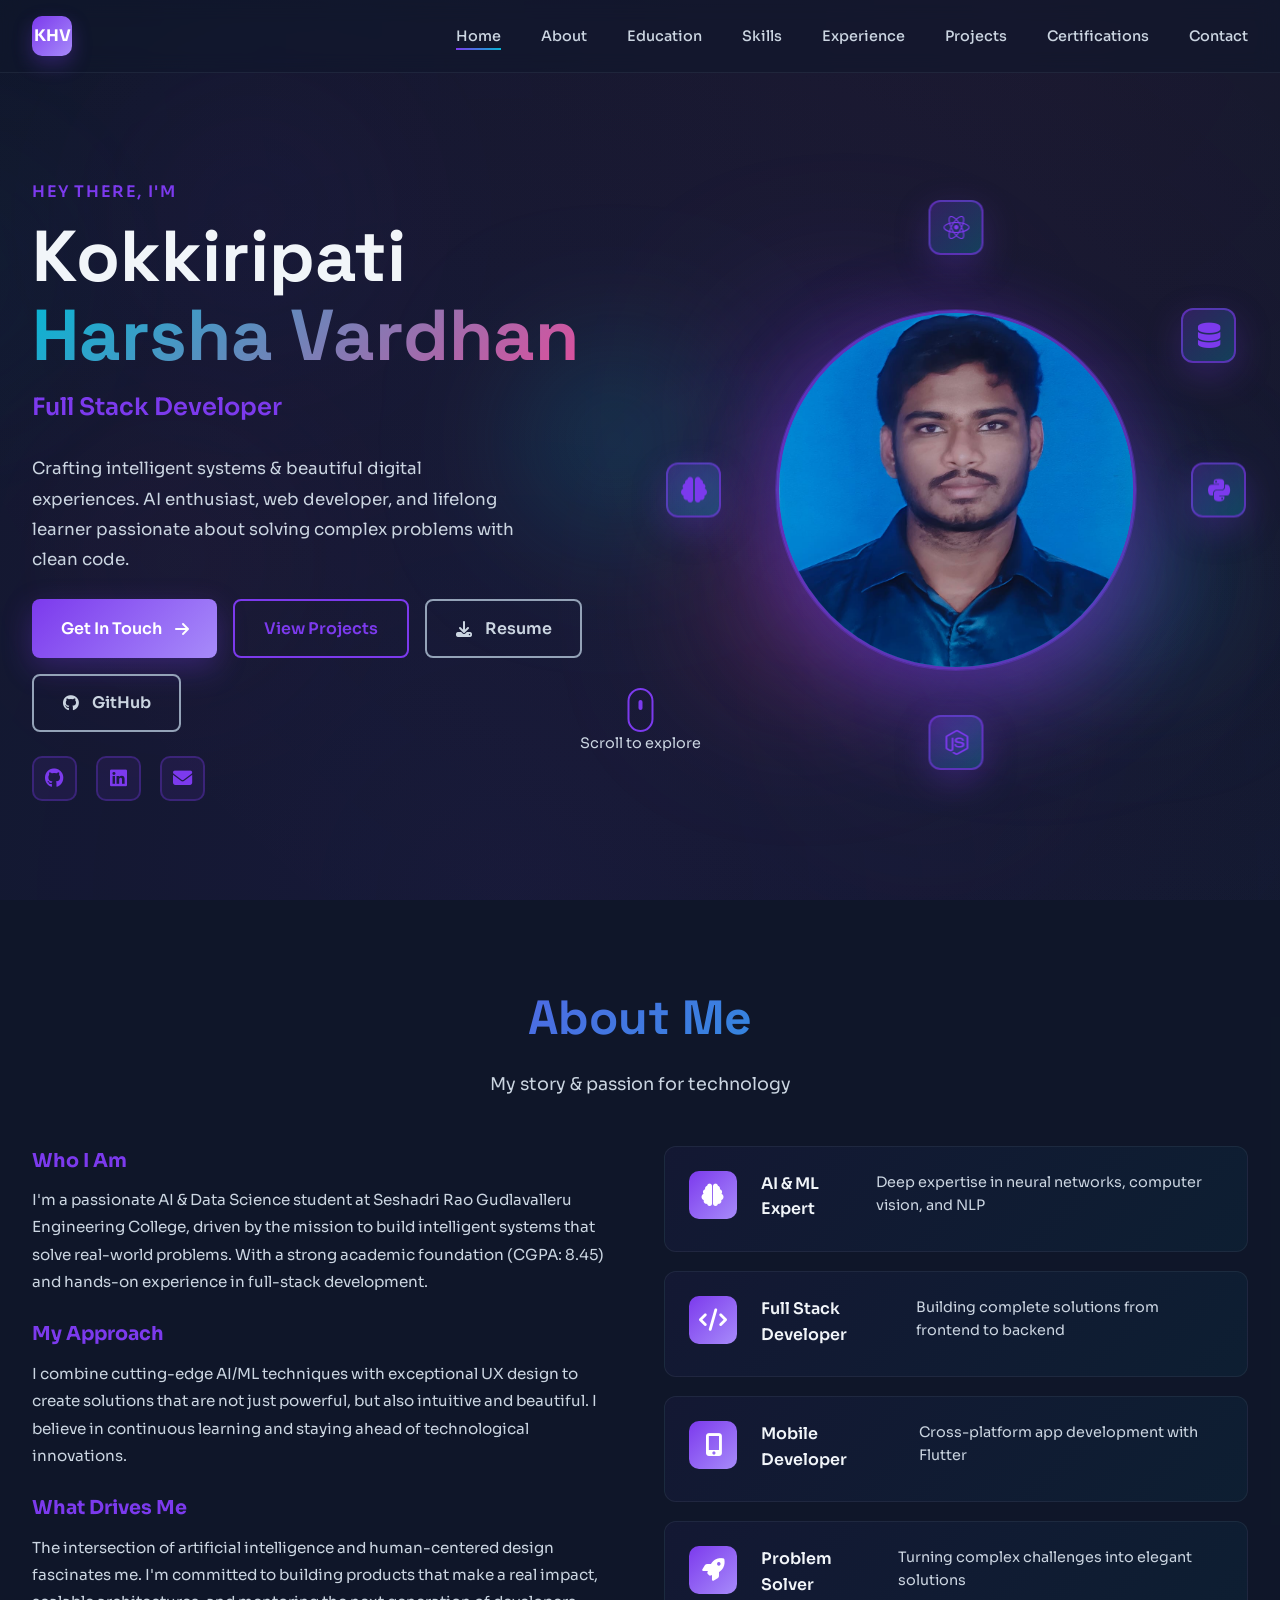
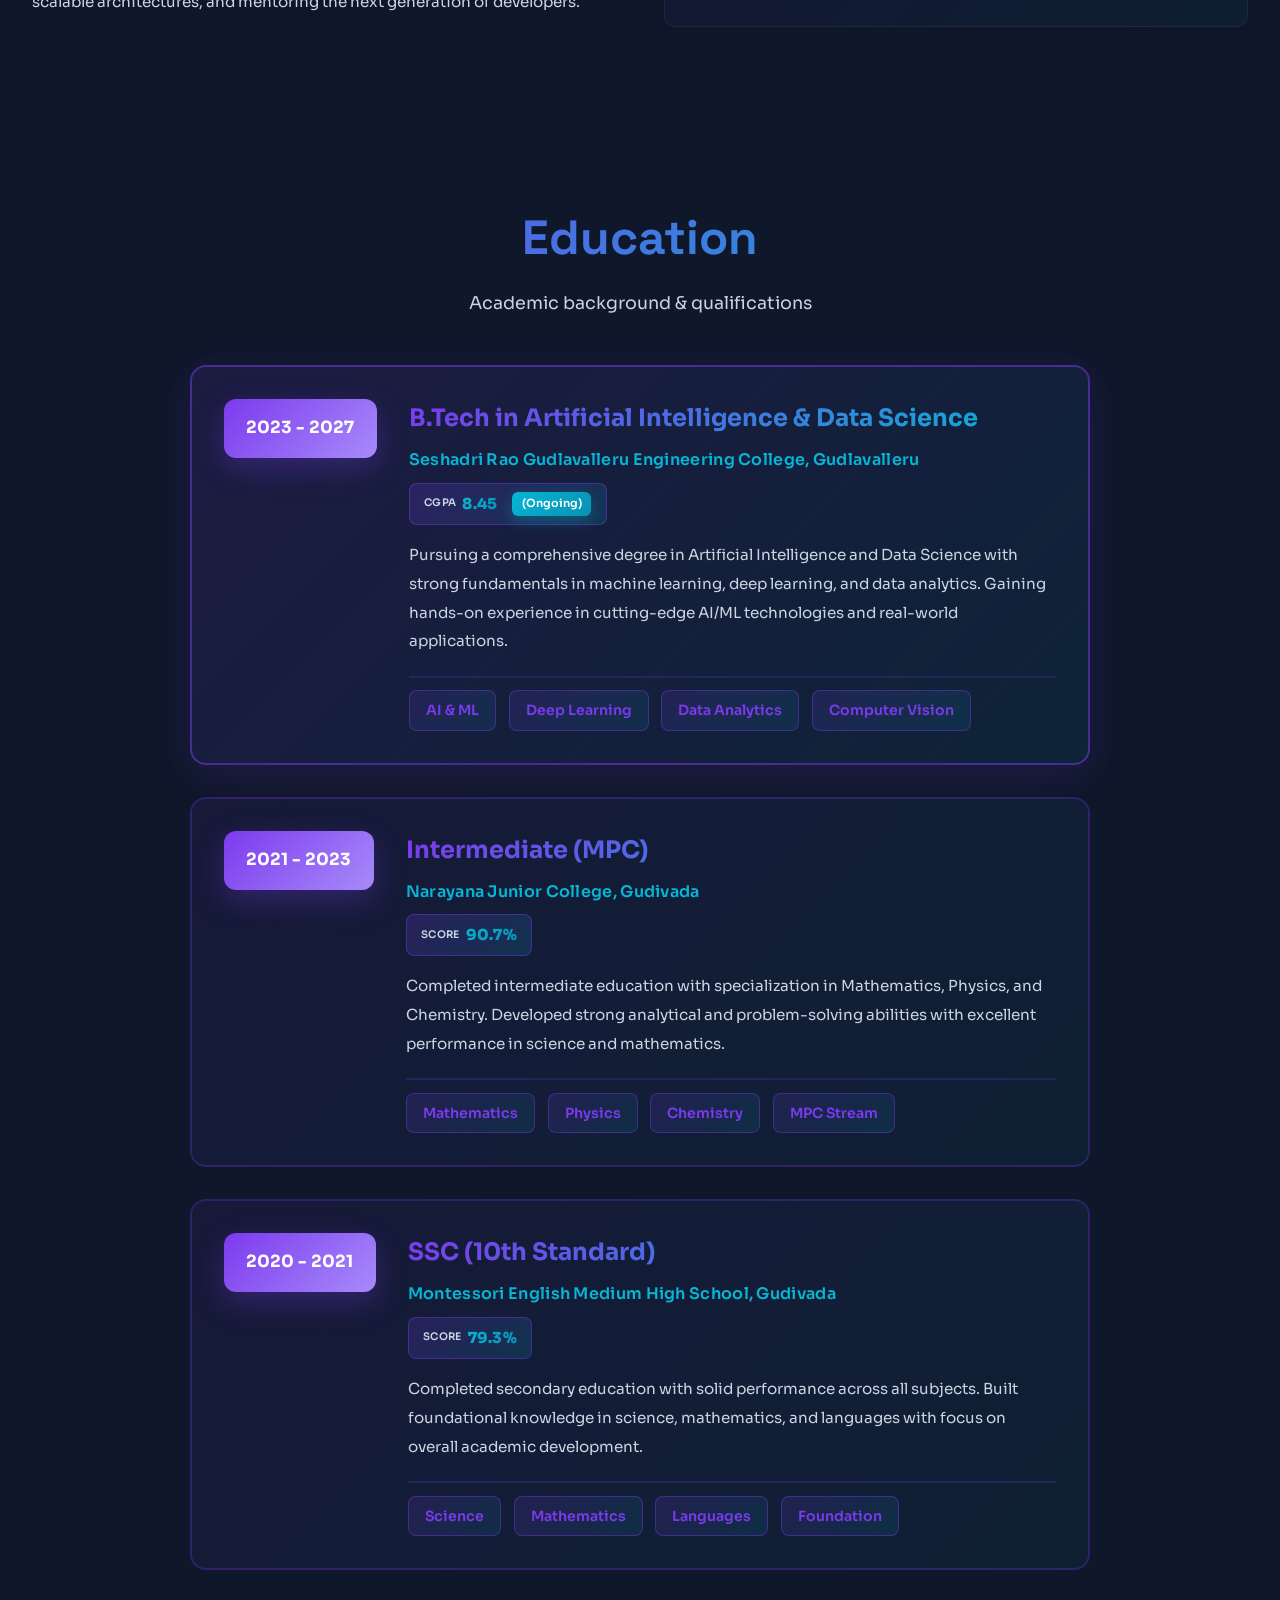
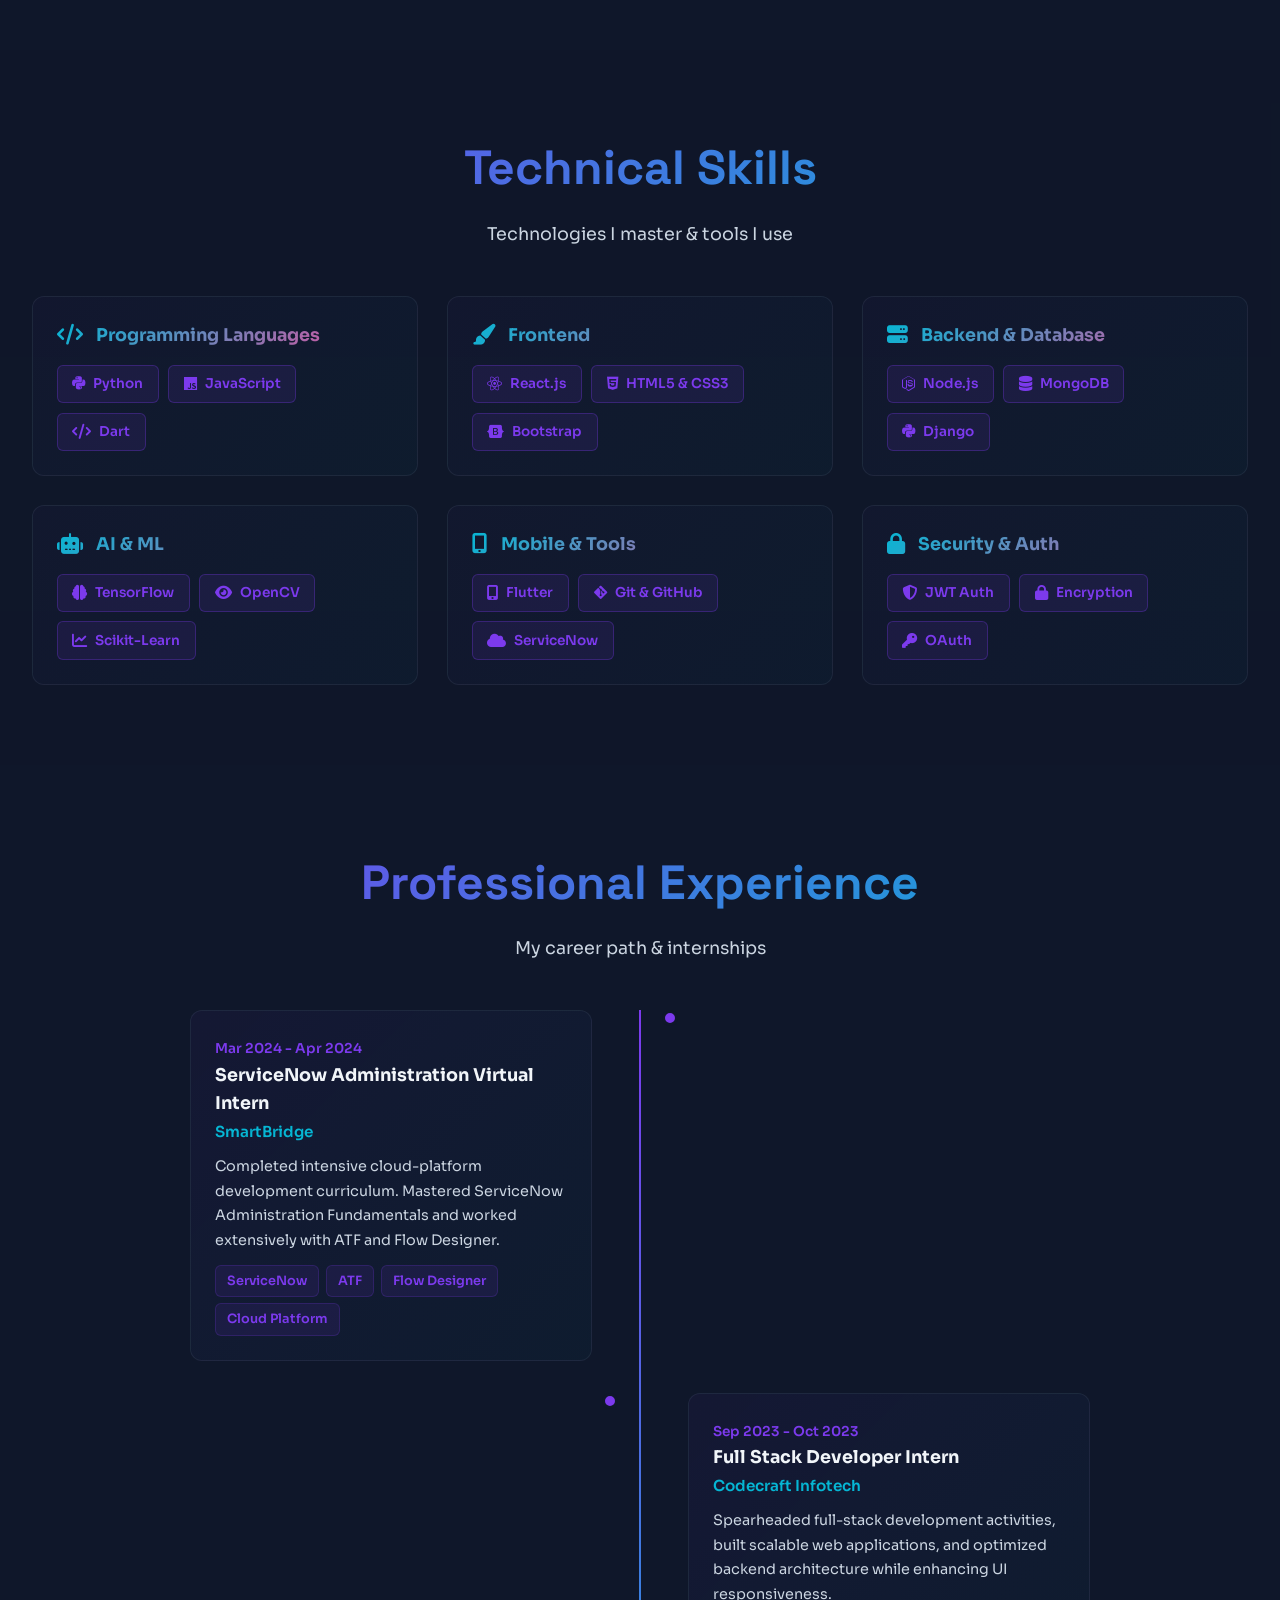
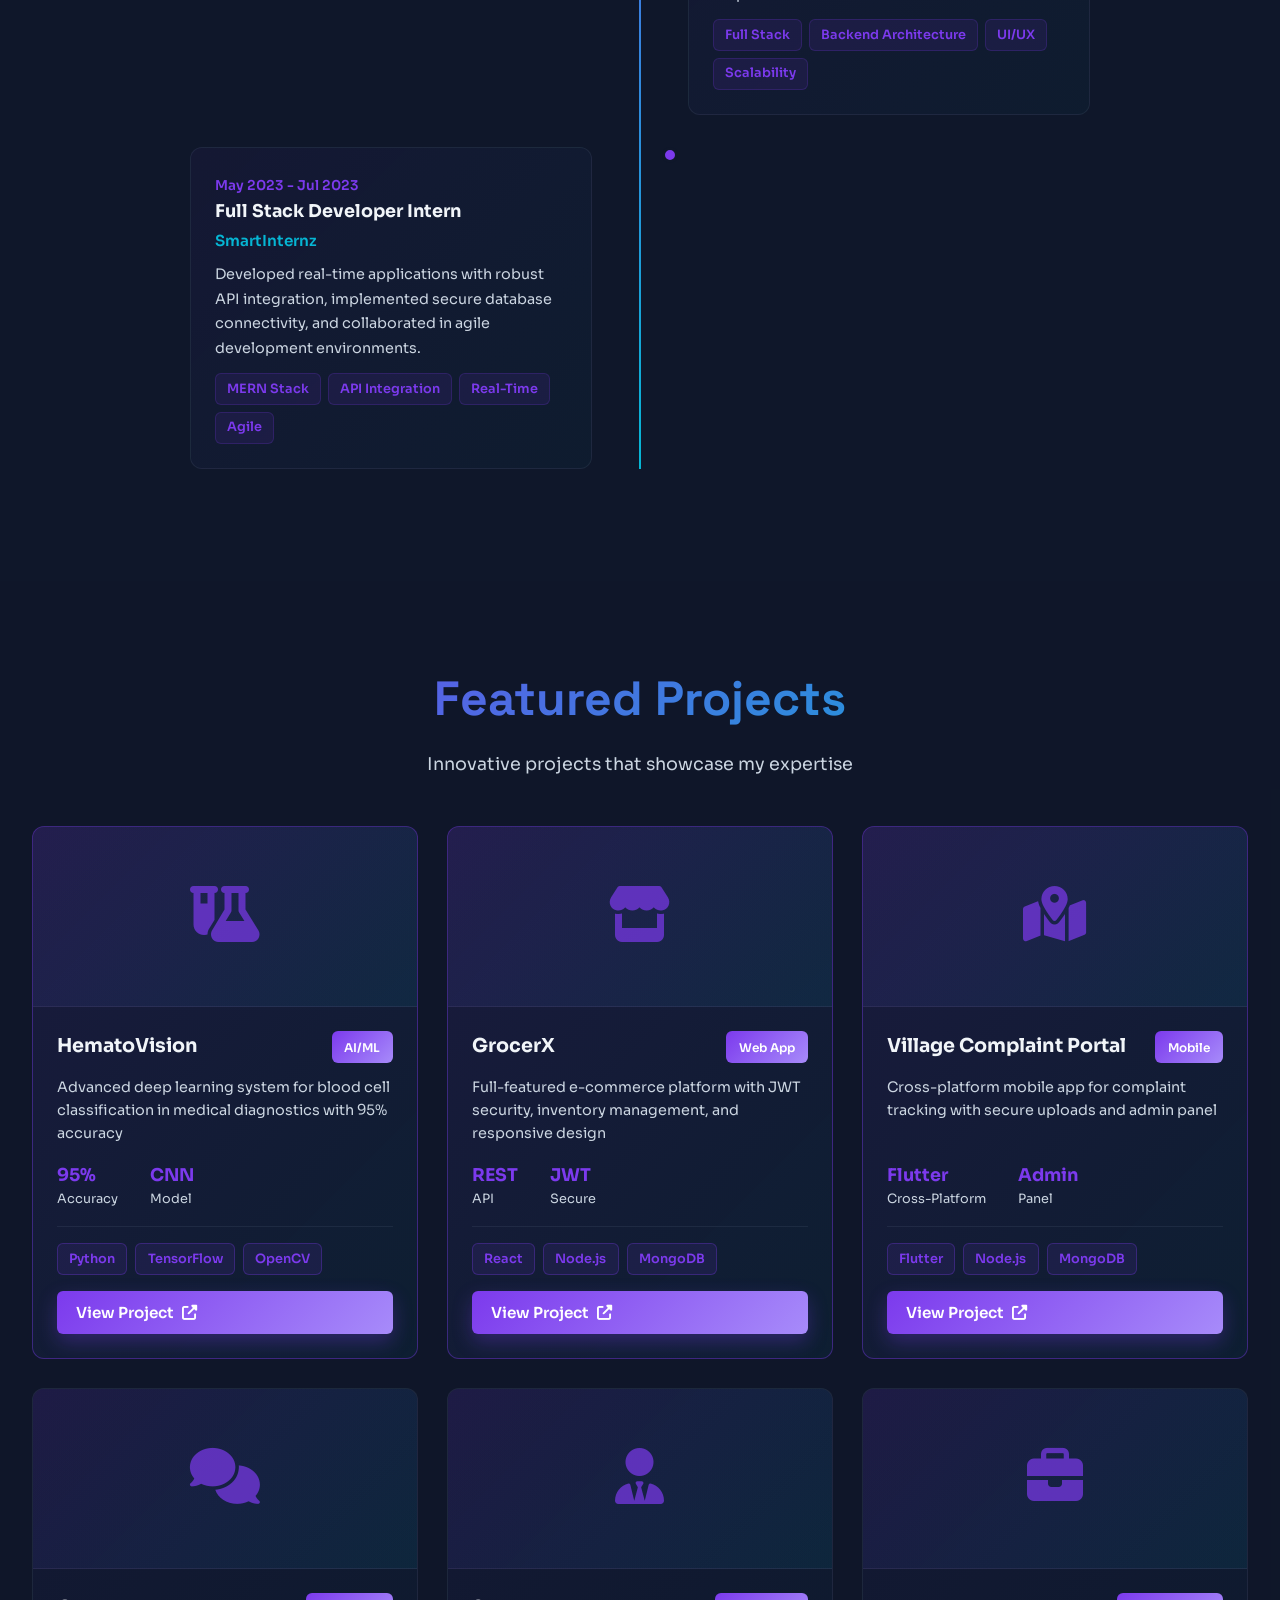
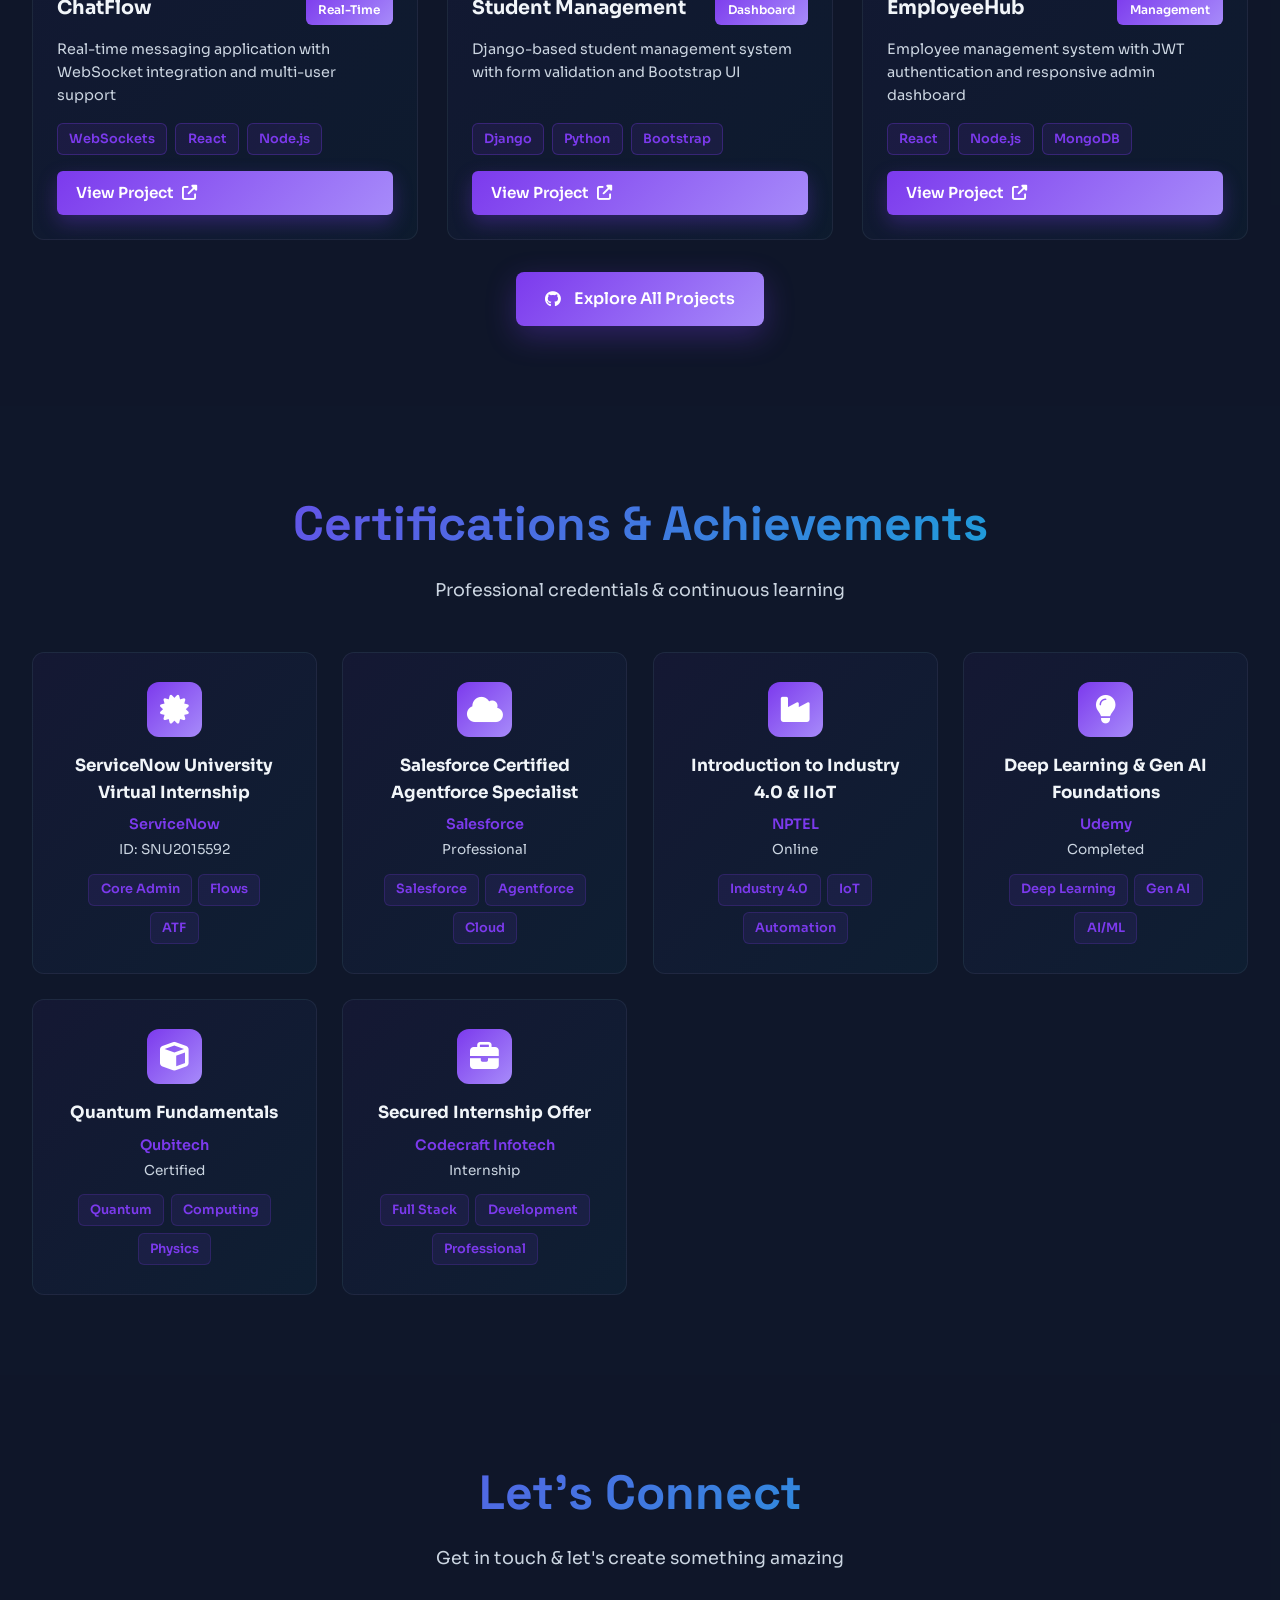
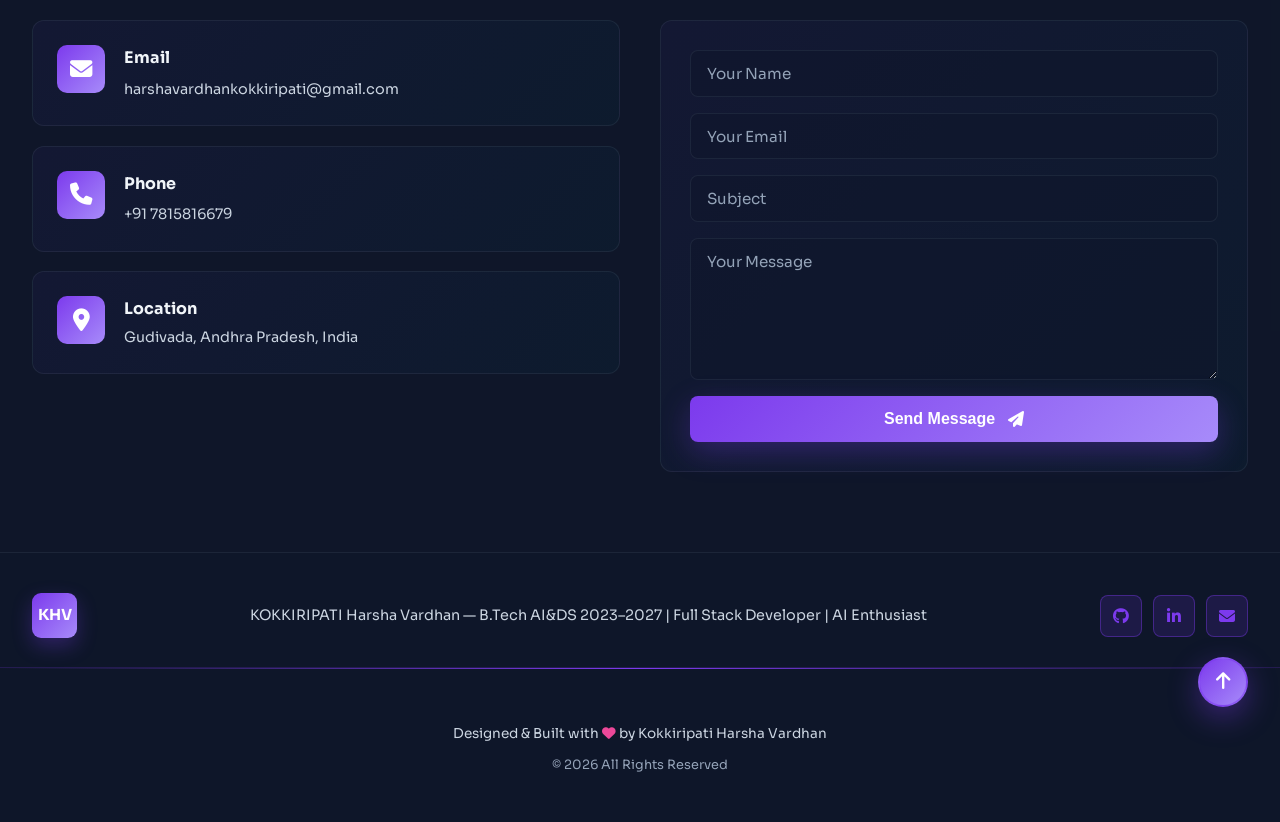
<file: index.html>
<!DOCTYPE html>
<html lang="en">
<head>
    <meta charset="UTF-8">
    <meta name="viewport" content="width=device-width, initial-scale=1.0">
    <title>Harsha Vardhan - AI & Full Stack Developer | Premium Portfolio</title>
    <link rel="stylesheet" href="https://cdnjs.cloudflare.com/ajax/libs/font-awesome/6.4.0/css/all.min.css">
    <link href="https://fonts.googleapis.com/css2?family=Space+Grotesk:wght@400;500;600;700&family=Sora:wght@400;500;600;700&display=swap" rel="stylesheet">
    <link rel="stylesheet" href="styles.css">
</head>
<body>
    <!-- Animated Background -->
    <div class="animated-background">
        <div class="gradient-mesh"></div>
        <div class="particle-blobs">
            <div class="particle-blob blob-1"></div>
            <div class="particle-blob blob-2"></div>
            <div class="particle-blob blob-3"></div>
            <div class="particle-blob blob-4"></div>
            <div class="particle-blob blob-5"></div>
        </div>
    </div>

    <!-- Navigation -->
    <nav class="navbar" id="navbar">
        <div class="nav-container">
            <div class="logo">
                <div class="logo-circle">KHV</div>
            </div>
            <ul class="nav-menu" id="navMenu">
                <li><a href="#home" class="nav-link active">Home</a></li>
                <li><a href="#about" class="nav-link">About</a></li>
                <li><a href="#education" class="nav-link">Education</a></li>
                <li><a href="#skills" class="nav-link">Skills</a></li>
                <li><a href="#experience" class="nav-link">Experience</a></li>
                <li><a href="#projects" class="nav-link">Projects</a></li>
                <li><a href="#certifications" class="nav-link">Certifications</a></li>
                <li><a href="#contact" class="nav-link">Contact</a></li>
            </ul>
            <button class="nav-toggle" id="navToggle">
                <span></span><span></span><span></span>
            </button>
        </div>
    </nav>

    <!-- Hero Section -->
    <section id="home" class="hero">
        <div class="hero-container">
            <div class="hero-content">
                <!-- Left: Text Content -->
                <div class="hero-text">
                    <div class="hero-greeting">Hey there, I'm</div>
                    <h1 class="hero-title">
                        <span class="name-first">Kokkiripati</span>
                        <span class="name-last gradient-text">Harsha Vardhan</span>
                    </h1>
                    <div class="typewriter-container">
                        <p class="typewriter">
                            <span class="typewriter-text">Full Stack Developer</span>
                        </p>
                    </div>
                    <p class="hero-bio">Crafting intelligent systems & beautiful digital experiences. AI enthusiast, web developer, and lifelong learner passionate about solving complex problems with clean code.</p>
                    
                    <!-- CTA Buttons -->
                    <div class="hero-buttons">
                        <a href="#contact" class="btn btn-primary">
                            <span>Get In Touch</span>
                            <i class="fas fa-arrow-right"></i>
                        </a>
                        <a href="#projects" class="btn btn-outline">
                            <span>View Projects</span>
                        </a>
                        <a href="https://drive.google.com/file/d/1blP6HQDmErhD-buP8S9JvxYqhUD2xd8I/view?usp=sharing" target="_blank" rel="noopener noreferrer" class="btn btn-ghost">
                            <i class="fas fa-download"></i>
                            <span>Resume</span>
                        </a>
                        <a href="https://github.com/Harsha2675" target="_blank" rel="noopener noreferrer" class="btn btn-ghost">
                            <i class="fab fa-github"></i>
                            <span>GitHub</span>
                        </a>
                    </div>

                    <!-- Social Icons -->
                    <div class="social-row">
                        <a href="https://github.com/Harsha2675" target="_blank" rel="noopener noreferrer" class="social-link">
                            <i class="fab fa-github"></i>
                        </a>
                        <a href="https://linkedin.com/in/kokkiripati-harsha-vardhan-733a02375" target="_blank" rel="noopener noreferrer" class="social-link">
                            <i class="fab fa-linkedin"></i>
                        </a>
                        <a href="mailto:harshavardhankokkiripati@gmail.com" class="social-link">
                            <i class="fas fa-envelope"></i>
                        </a>
                    </div>
                </div>

                <!-- Right: Profile Visual -->
                <div class="hero-visual">
                    <!-- Particle Blobs (Mouse Parallax) -->
                    <div class="floating-blobs">
                        <div class="blob blob-1"></div>
                        <div class="blob blob-2"></div>
                        <div class="blob blob-3"></div>
                        <div class="blob blob-4"></div>
                        <div class="blob blob-5"></div>
                    </div>

                    <!-- Profile Photo Container -->
                    <div class="profile-container">
                        <div class="profile-glow"></div>
                        <div class="profile-frame">
                            <img src="profile.jpg" alt="Harsha Vardhan" class="profile-photo">
                        </div>

                        <!-- Orbiting Tech Icons -->
                        <div class="tech-orbit">
                            <div class="orbit-icon orbit-1" data-icon="react">
                                <i class="fab fa-react"></i>
                            </div>
                            <div class="orbit-icon orbit-2" data-icon="python">
                                <i class="fab fa-python"></i>
                            </div>
                            <div class="orbit-icon orbit-3" data-icon="node">
                                <i class="fab fa-node-js"></i>
                            </div>
                            <div class="orbit-icon orbit-4" data-icon="brain">
                                <i class="fas fa-brain"></i>
                            </div>
                            <div class="orbit-icon orbit-5" data-icon="database">
                                <i class="fas fa-database"></i>
                            </div>
                        </div>
                    </div>
                </div>
            </div>

            <!-- Scroll Indicator -->
            <div class="scroll-indicator">
                <div class="mouse-icon">
                    <div class="mouse-wheel"></div>
                </div>
                <span>Scroll to explore</span>
            </div>
        </div>
    </section>

    <!-- About Section -->
    <section id="about" class="about section">
        <div class="section-container">
            <div class="section-header">
                <h2 class="section-title">About Me</h2>
                <p class="section-description">My story & passion for technology</p>
            </div>
            <div class="about-content">
                <div class="about-text">
                    <div class="text-block">
                        <h3>Who I Am</h3>
                        <p>I'm a passionate AI & Data Science student at Seshadri Rao Gudlavalleru Engineering College, driven by the mission to build intelligent systems that solve real-world problems. With a strong academic foundation (CGPA: 8.45) and hands-on experience in full-stack development.</p>
                    </div>
                    <div class="text-block">
                        <h3>My Approach</h3>
                        <p>I combine cutting-edge AI/ML techniques with exceptional UX design to create solutions that are not just powerful, but also intuitive and beautiful. I believe in continuous learning and staying ahead of technological innovations.</p>
                    </div>
                    <div class="text-block">
                        <h3>What Drives Me</h3>
                        <p>The intersection of artificial intelligence and human-centered design fascinates me. I'm committed to building products that make a real impact, scalable architectures, and mentoring the next generation of developers.</p>
                    </div>
                </div>
                <div class="about-features">
                    <div class="feature-card">
                        <div class="feature-icon">
                            <i class="fas fa-brain"></i>
                        </div>
                        <h4>AI & ML Expert</h4>
                        <p>Deep expertise in neural networks, computer vision, and NLP</p>
                    </div>
                    <div class="feature-card">
                        <div class="feature-icon">
                            <i class="fas fa-code"></i>
                        </div>
                        <h4>Full Stack Developer</h4>
                        <p>Building complete solutions from frontend to backend</p>
                    </div>
                    <div class="feature-card">
                        <div class="feature-icon">
                            <i class="fas fa-mobile-alt"></i>
                        </div>
                        <h4>Mobile Developer</h4>
                        <p>Cross-platform app development with Flutter</p>
                    </div>
                    <div class="feature-card">
                        <div class="feature-icon">
                            <i class="fas fa-rocket"></i>
                        </div>
                        <h4>Problem Solver</h4>
                        <p>Turning complex challenges into elegant solutions</p>
                    </div>
                </div>
            </div>
        </div>
    </section>

    <!-- Education Section -->
    <section id="education" class="education section">
        <div class="section-container">
            <div class="section-header">
                <h2 class="section-title">Education</h2>
                <p class="section-description">Academic background & qualifications</p>
            </div>
            <div class="education-grid">
                <div class="education-card premium">
                    <div class="education-year">2023 - 2027</div>
                    <div class="education-content">
                        <h3>B.Tech in Artificial Intelligence & Data Science</h3>
                        <p class="institution">Seshadri Rao Gudlavalleru Engineering College, Gudlavalleru</p>
                        <div class="cgpa-display">
                            <span class="cgpa-label">CGPA</span>
                            <span class="cgpa-value">8.45</span>
                            <span class="status">(Ongoing)</span>
                        </div>
                        <p class="description">Pursuing a comprehensive degree in Artificial Intelligence and Data Science with strong fundamentals in machine learning, deep learning, and data analytics. Gaining hands-on experience in cutting-edge AI/ML technologies and real-world applications.</p>
                        <div class="education-highlights">
                            <span>AI & ML</span>
                            <span>Deep Learning</span>
                            <span>Data Analytics</span>
                            <span>Computer Vision</span>
                        </div>
                    </div>
                </div>

                <div class="education-card">
                    <div class="education-year">2021 - 2023</div>
                    <div class="education-content">
                        <h3>Intermediate (MPC)</h3>
                        <p class="institution">Narayana Junior College, Gudivada</p>
                        <div class="cgpa-display">
                            <span class="cgpa-label">Score</span>
                            <span class="cgpa-value">90.7%</span>
                        </div>
                        <p class="description">Completed intermediate education with specialization in Mathematics, Physics, and Chemistry. Developed strong analytical and problem-solving abilities with excellent performance in science and mathematics.</p>
                        <div class="education-highlights">
                            <span>Mathematics</span>
                            <span>Physics</span>
                            <span>Chemistry</span>
                            <span>MPC Stream</span>
                        </div>
                    </div>
                </div>

                <div class="education-card">
                    <div class="education-year">2020 - 2021</div>
                    <div class="education-content">
                        <h3>SSC (10th Standard)</h3>
                        <p class="institution">Montessori English Medium High School, Gudivada</p>
                        <div class="cgpa-display">
                            <span class="cgpa-label">Score</span>
                            <span class="cgpa-value">79.3%</span>
                        </div>
                        <p class="description">Completed secondary education with solid performance across all subjects. Built foundational knowledge in science, mathematics, and languages with focus on overall academic development.</p>
                        <div class="education-highlights">
                            <span>Science</span>
                            <span>Mathematics</span>
                            <span>Languages</span>
                            <span>Foundation</span>
                        </div>
                    </div>
                </div>
            </div>
        </div>
    </section>

    <!-- Skills Section -->
    <section id="skills" class="skills section">
        <div class="section-container">
            <div class="section-header">
                <h2 class="section-title">Technical Skills</h2>
                <p class="section-description">Technologies I master & tools I use</p>
            </div>
            <div class="skills-grid">
                <div class="skill-category">
                    <h3 class="category-title">
                        <i class="fas fa-code"></i>
                        Programming Languages
                    </h3>
                    <div class="skills-container">
                        <div class="skill-badge">
                            <i class="fab fa-python"></i>
                            <span>Python</span>
                        </div>
                        <div class="skill-badge">
                            <i class="fab fa-js"></i>
                            <span>JavaScript</span>
                        </div>
                        <div class="skill-badge">
                            <i class="fas fa-code"></i>
                            <span>Dart</span>
                        </div>
                    </div>
                </div>
                <div class="skill-category">
                    <h3 class="category-title">
                        <i class="fas fa-paintbrush"></i>
                        Frontend
                    </h3>
                    <div class="skills-container">
                        <div class="skill-badge">
                            <i class="fab fa-react"></i>
                            <span>React.js</span>
                        </div>
                        <div class="skill-badge">
                            <i class="fab fa-html5"></i>
                            <span>HTML5 & CSS3</span>
                        </div>
                        <div class="skill-badge">
                            <i class="fab fa-bootstrap"></i>
                            <span>Bootstrap</span>
                        </div>
                    </div>
                </div>
                <div class="skill-category">
                    <h3 class="category-title">
                        <i class="fas fa-server"></i>
                        Backend & Database
                    </h3>
                    <div class="skills-container">
                        <div class="skill-badge">
                            <i class="fab fa-node-js"></i>
                            <span>Node.js</span>
                        </div>
                        <div class="skill-badge">
                            <i class="fas fa-database"></i>
                            <span>MongoDB</span>
                        </div>
                        <div class="skill-badge">
                            <i class="fab fa-python"></i>
                            <span>Django</span>
                        </div>
                    </div>
                </div>
                <div class="skill-category">
                    <h3 class="category-title">
                        <i class="fas fa-robot"></i>
                        AI & ML
                    </h3>
                    <div class="skills-container">
                        <div class="skill-badge">
                            <i class="fas fa-brain"></i>
                            <span>TensorFlow</span>
                        </div>
                        <div class="skill-badge">
                            <i class="fas fa-eye"></i>
                            <span>OpenCV</span>
                        </div>
                        <div class="skill-badge">
                            <i class="fas fa-chart-line"></i>
                            <span>Scikit-Learn</span>
                        </div>
                    </div>
                </div>
                <div class="skill-category">
                    <h3 class="category-title">
                        <i class="fas fa-mobile-alt"></i>
                        Mobile & Tools
                    </h3>
                    <div class="skills-container">
                        <div class="skill-badge">
                            <i class="fas fa-mobile-alt"></i>
                            <span>Flutter</span>
                        </div>
                        <div class="skill-badge">
                            <i class="fab fa-git-alt"></i>
                            <span>Git & GitHub</span>
                        </div>
                        <div class="skill-badge">
                            <i class="fas fa-cloud"></i>
                            <span>ServiceNow</span>
                        </div>
                    </div>
                </div>
                <div class="skill-category">
                    <h3 class="category-title">
                        <i class="fas fa-lock"></i>
                        Security & Auth
                    </h3>
                    <div class="skills-container">
                        <div class="skill-badge">
                            <i class="fas fa-shield-alt"></i>
                            <span>JWT Auth</span>
                        </div>
                        <div class="skill-badge">
                            <i class="fas fa-lock"></i>
                            <span>Encryption</span>
                        </div>
                        <div class="skill-badge">
                            <i class="fas fa-key"></i>
                            <span>OAuth</span>
                        </div>
                    </div>
                </div>
            </div>
        </div>
    </section>

    <!-- Experience Section -->
    <section id="experience" class="experience section">
        <div class="section-container">
            <div class="section-header">
                <h2 class="section-title">Professional Experience</h2>
                <p class="section-description">My career path & internships</p>
            </div>
            <div class="timeline-container">
                <div class="timeline">
                    <div class="timeline-item">
                        <div class="timeline-marker"></div>
                        <div class="timeline-content">
                            <span class="timeline-date">Mar 2024 - Apr 2024</span>
                            <h4>ServiceNow Administration Virtual Intern</h4>
                            <p class="company">SmartBridge</p>
                            <p class="description">Completed intensive cloud-platform development curriculum. Mastered ServiceNow Administration Fundamentals and worked extensively with ATF and Flow Designer.</p>
                            <div class="timeline-tags">
                                <span>ServiceNow</span>
                                <span>ATF</span>
                                <span>Flow Designer</span>
                                <span>Cloud Platform</span>
                            </div>
                        </div>
                    </div>
                    <div class="timeline-item">
                        <div class="timeline-marker"></div>
                        <div class="timeline-content">
                            <span class="timeline-date">Sep 2023 - Oct 2023</span>
                            <h4>Full Stack Developer Intern</h4>
                            <p class="company">Codecraft Infotech</p>
                            <p class="description">Spearheaded full-stack development activities, built scalable web applications, and optimized backend architecture while enhancing UI responsiveness.</p>
                            <div class="timeline-tags">
                                <span>Full Stack</span>
                                <span>Backend Architecture</span>
                                <span>UI/UX</span>
                                <span>Scalability</span>
                            </div>
                        </div>
                    </div>
                    <div class="timeline-item">
                        <div class="timeline-marker"></div>
                        <div class="timeline-content">
                            <span class="timeline-date">May 2023 - Jul 2023</span>
                            <h4>Full Stack Developer Intern</h4>
                            <p class="company">SmartInternz</p>
                            <p class="description">Developed real-time applications with robust API integration, implemented secure database connectivity, and collaborated in agile development environments.</p>
                            <div class="timeline-tags">
                                <span>MERN Stack</span>
                                <span>API Integration</span>
                                <span>Real-Time</span>
                                <span>Agile</span>
                            </div>
                        </div>
                    </div>
                </div>
            </div>
        </div>
    </section>

    <!-- Projects Section -->
    <section id="projects" class="projects section">
        <div class="section-container">
            <div class="section-header">
                <h2 class="section-title">Featured Projects</h2>
                <p class="section-description">Innovative projects that showcase my expertise</p>
            </div>
            <div class="projects-grid">
                <div class="project-card premium">
                    <div class="project-image">
                        <div class="image-placeholder">
                            <i class="fas fa-flask-vial"></i>
                        </div>
                    </div>
                    <div class="project-content">
                        <div class="project-header">
                            <h3>HematoVision</h3>
                            <span class="project-badge">AI/ML</span>
                        </div>
                        <p class="project-description">Advanced deep learning system for blood cell classification in medical diagnostics with 95% accuracy</p>
                        <div class="project-metrics">
                            <div class="metric">
                                <span class="metric-value">95%</span>
                                <span class="metric-label">Accuracy</span>
                            </div>
                            <div class="metric">
                                <span class="metric-value">CNN</span>
                                <span class="metric-label">Model</span>
                            </div>
                        </div>
                        <div class="project-tech">
                            <span class="tech-tag">Python</span>
                            <span class="tech-tag">TensorFlow</span>
                            <span class="tech-tag">OpenCV</span>
                        </div>
                        <a href="https://github.com/Harsha2675/HematoVision-Advanced-Blood-Cell-Classification" class="project-link" target="_blank" rel="noopener noreferrer">
                            <span>View Project</span>
                            <i class="fas fa-external-link-alt"></i>
                        </a>
                    </div>
                </div>

                <div class="project-card premium">
                    <div class="project-image">
                        <div class="image-placeholder">
                            <i class="fas fa-store"></i>
                        </div>
                    </div>
                    <div class="project-content">
                        <div class="project-header">
                            <h3>GrocerX</h3>
                            <span class="project-badge">Web App</span>
                        </div>
                        <p class="project-description">Full-featured e-commerce platform with JWT security, inventory management, and responsive design</p>
                        <div class="project-metrics">
                            <div class="metric">
                                <span class="metric-value">REST</span>
                                <span class="metric-label">API</span>
                            </div>
                            <div class="metric">
                                <span class="metric-value">JWT</span>
                                <span class="metric-label">Secure</span>
                            </div>
                        </div>
                        <div class="project-tech">
                            <span class="tech-tag">React</span>
                            <span class="tech-tag">Node.js</span>
                            <span class="tech-tag">MongoDB</span>
                        </div>
                        <a href="https://github.com/Harsha2675/GrocerX-Your-Digital-Grocery-Store-Experience" class="project-link" target="_blank" rel="noopener noreferrer">
                            <span>View Project</span>
                            <i class="fas fa-external-link-alt"></i>
                        </a>
                    </div>
                </div>

                <div class="project-card premium">
                    <div class="project-image">
                        <div class="image-placeholder">
                            <i class="fas fa-map-location-dot"></i>
                        </div>
                    </div>
                    <div class="project-content">
                        <div class="project-header">
                            <h3>Village Complaint Portal</h3>
                            <span class="project-badge">Mobile</span>
                        </div>
                        <p class="project-description">Cross-platform mobile app for complaint tracking with secure uploads and admin panel</p>
                        <div class="project-metrics">
                            <div class="metric">
                                <span class="metric-value">Flutter</span>
                                <span class="metric-label">Cross-Platform</span>
                            </div>
                            <div class="metric">
                                <span class="metric-value">Admin</span>
                                <span class="metric-label">Panel</span>
                            </div>
                        </div>
                        <div class="project-tech">
                            <span class="tech-tag">Flutter</span>
                            <span class="tech-tag">Node.js</span>
                            <span class="tech-tag">MongoDB</span>
                        </div>
                        <a href="https://github.com/Harsha2675/Village-Complaint-Portal" class="project-link" target="_blank" rel="noopener noreferrer">
                            <span>View Project</span>
                            <i class="fas fa-external-link-alt"></i>
                        </a>
                    </div>
                </div>

                <div class="project-card">
                    <div class="project-image">
                        <div class="image-placeholder">
                            <i class="fas fa-comments"></i>
                        </div>
                    </div>
                    <div class="project-content">
                        <div class="project-header">
                            <h3>ChatFlow</h3>
                            <span class="project-badge">Real-Time</span>
                        </div>
                        <p class="project-description">Real-time messaging application with WebSocket integration and multi-user support</p>
                        <div class="project-tech">
                            <span class="tech-tag">WebSockets</span>
                            <span class="tech-tag">React</span>
                            <span class="tech-tag">Node.js</span>
                        </div>
                        <a href="https://github.com/Harsha2675/Real-time-Chat-Application" class="project-link" target="_blank" rel="noopener noreferrer">
                            <span>View Project</span>
                            <i class="fas fa-external-link-alt"></i>
                        </a>
                    </div>
                </div>

                <div class="project-card">
                    <div class="project-image">
                        <div class="image-placeholder">
                            <i class="fas fa-user-tie"></i>
                        </div>
                    </div>
                    <div class="project-content">
                        <div class="project-header">
                            <h3>Student Management</h3>
                            <span class="project-badge">Dashboard</span>
                        </div>
                        <p class="project-description">Django-based student management system with form validation and Bootstrap UI</p>
                        <div class="project-tech">
                            <span class="tech-tag">Django</span>
                            <span class="tech-tag">Python</span>
                            <span class="tech-tag">Bootstrap</span>
                        </div>
                        <a href="https://github.com/Harsha2675/Student-Management-System" class="project-link" target="_blank" rel="noopener noreferrer">
                            <span>View Project</span>
                            <i class="fas fa-external-link-alt"></i>
                        </a>
                    </div>
                </div>

                <div class="project-card">
                    <div class="project-image">
                        <div class="image-placeholder">
                            <i class="fas fa-briefcase"></i>
                        </div>
                    </div>
                    <div class="project-content">
                        <div class="project-header">
                            <h3>EmployeeHub</h3>
                            <span class="project-badge">Management</span>
                        </div>
                        <p class="project-description">Employee management system with JWT authentication and responsive admin dashboard</p>
                        <div class="project-tech">
                            <span class="tech-tag">React</span>
                            <span class="tech-tag">Node.js</span>
                            <span class="tech-tag">MongoDB</span>
                        </div>
                        <a href="https://github.com/Harsha2675/Employee-Management-Application" class="project-link" target="_blank" rel="noopener noreferrer">
                            <span>View Project</span>
                            <i class="fas fa-external-link-alt"></i>
                        </a>
                    </div>
                </div>
            </div>
            <div class="view-all">
                <a href="https://github.com/Harsha2675" class="btn btn-primary" target="_blank" rel="noopener noreferrer">
                    <i class="fab fa-github"></i>
                    <span>Explore All Projects</span>
                </a>
            </div>
        </div>
    </section>

    <!-- Certifications Section -->
    <section id="certifications" class="certifications section">
        <div class="section-container">
            <div class="section-header">
                <h2 class="section-title">Certifications & Achievements</h2>
                <p class="section-description">Professional credentials & continuous learning</p>
            </div>
            <div class="certifications-grid">
                <div class="cert-card">
                    <div class="cert-icon">
                        <i class="fas fa-certificate"></i>
                    </div>
                    <h4>ServiceNow University Virtual Internship</h4>
                    <p class="cert-issuer">ServiceNow</p>
                    <p class="cert-date">ID: SNU2015592</p>
                    <div class="cert-skills">
                        <span>Core Admin</span>
                        <span>Flows</span>
                        <span>ATF</span>
                    </div>
                </div>
                <div class="cert-card">
                    <div class="cert-icon">
                        <i class="fas fa-cloud"></i>
                    </div>
                    <h4>Salesforce Certified Agentforce Specialist</h4>
                    <p class="cert-issuer">Salesforce</p>
                    <p class="cert-date">Professional</p>
                    <div class="cert-skills">
                        <span>Salesforce</span>
                        <span>Agentforce</span>
                        <span>Cloud</span>
                    </div>
                </div>
                <div class="cert-card">
                    <div class="cert-icon">
                        <i class="fas fa-industry"></i>
                    </div>
                    <h4>Introduction to Industry 4.0 & IIoT</h4>
                    <p class="cert-issuer">NPTEL</p>
                    <p class="cert-date">Online</p>
                    <div class="cert-skills">
                        <span>Industry 4.0</span>
                        <span>IoT</span>
                        <span>Automation</span>
                    </div>
                </div>
                <div class="cert-card">
                    <div class="cert-icon">
                        <i class="fas fa-lightbulb"></i>
                    </div>
                    <h4>Deep Learning & Gen AI Foundations</h4>
                    <p class="cert-issuer">Udemy</p>
                    <p class="cert-date">Completed</p>
                    <div class="cert-skills">
                        <span>Deep Learning</span>
                        <span>Gen AI</span>
                        <span>AI/ML</span>
                    </div>
                </div>
                <div class="cert-card">
                    <div class="cert-icon">
                        <i class="fas fa-cube"></i>
                    </div>
                    <h4>Quantum Fundamentals</h4>
                    <p class="cert-issuer">Qubitech</p>
                    <p class="cert-date">Certified</p>
                    <div class="cert-skills">
                        <span>Quantum</span>
                        <span>Computing</span>
                        <span>Physics</span>
                    </div>
                </div>
                <div class="cert-card">
                    <div class="cert-icon">
                        <i class="fas fa-briefcase"></i>
                    </div>
                    <h4>Secured Internship Offer</h4>
                    <p class="cert-issuer">Codecraft Infotech</p>
                    <p class="cert-date">Internship</p>
                    <div class="cert-skills">
                        <span>Full Stack</span>
                        <span>Development</span>
                        <span>Professional</span>
                    </div>
                </div>
            </div>

        </div>
    </section>

    <!-- Contact Section -->
    <section id="contact" class="contact section">
        <div class="section-container">
            <div class="section-header">
                <h2 class="section-title">Let's Connect</h2>
                <p class="section-description">Get in touch & let's create something amazing</p>
            </div>
            <div class="contact-wrapper">
                <div class="contact-info">
                    <div class="info-card">
                        <div class="info-icon">
                            <i class="fas fa-envelope"></i>
                        </div>
                        <div>
                            <h4>Email</h4>
                            <a href="mailto:harshavardhankokkiripati@gmail.com">harshavardhankokkiripati@gmail.com</a>
                        </div>
                    </div>
                    <div class="info-card">
                        <div class="info-icon">
                            <i class="fas fa-phone"></i>
                        </div>
                        <div>
                            <h4>Phone</h4>
                            <a href="tel:+917815816679">+91 7815816679</a>
                        </div>
                    </div>
                    <div class="info-card">
                        <div class="info-icon">
                            <i class="fas fa-map-marker-alt"></i>
                        </div>
                        <div>
                            <h4>Location</h4>
                            <p>Gudivada, Andhra Pradesh, India</p>
                        </div>
                    </div>
                </div>
                <form class="contact-form" id="contactForm">
                    <div class="form-group">
                        <input type="text" placeholder="Your Name" required>
                    </div>
                    <div class="form-group">
                        <input type="email" placeholder="Your Email" required>
                    </div>
                    <div class="form-group">
                        <input type="text" placeholder="Subject" required>
                    </div>
                    <div class="form-group">
                        <textarea placeholder="Your Message" rows="6" required></textarea>
                    </div>
                    <button type="submit" class="btn btn-primary btn-full">
                        <span>Send Message</span>
                        <i class="fas fa-paper-plane"></i>
                    </button>
                </form>
            </div>
        </div>
    </section>

    <!-- FOOTER -->
    <footer class="footer">
        <div class="footer-top">
            <div class="footer-left">
                <div class="footer-logo">KHV</div>
            </div>
            <div class="footer-center">
                <p class="footer-tagline">KOKKIRIPATI Harsha Vardhan — B.Tech AI&DS 2023–2027 | Full Stack Developer | AI Enthusiast</p>
            </div>
            <div class="footer-right">
                <div class="footer-social">
                    <a href="https://github.com/Harsha2675" target="_blank" rel="noopener noreferrer" title="GitHub"><i class="fab fa-github"></i></a>
                    <a href="https://linkedin.com/in/kokkiripati-harsha-vardhan-733a02375" target="_blank" rel="noopener noreferrer" title="LinkedIn"><i class="fab fa-linkedin-in"></i></a>
                    <a href="mailto:harshavardhankokkiripati@gmail.com" title="Email"><i class="fas fa-envelope"></i></a>
                </div>
                <a href="#home" class="back-home-btn" title="Back to Home"><i class="fas fa-arrow-up"></i></a>
            </div>
        </div>
        <div class="footer-divider"></div>
        <div class="footer-bottom">
            <p>Designed & Built with <i class="fas fa-heart"></i> by <span>Kokkiripati Harsha Vardhan</span></p>
            <p class="footer-copy">© 2026 All Rights Reserved</p>
        </div>
    </footer>

    <!-- BACK TO TOP -->
    <button class="back-to-top" id="backToTop"><i class="fas fa-chevron-up"></i></button>

    <script src="script.js"></script>
</body>
</html>
</file>
<file: styles.css>
/* ==================== VARIABLES & RESET ==================== */
:root {
    --primary: #7c3aed;
    --primary-light: #a78bfa;
    --secondary: #06b6d4;
    --accent: #ec4899;
    --dark: #0f172a;
    --dark-light: #1e293b;
    --text-primary: #f1f5f9;
    --text-secondary: #cbd5e1;
    --text-muted: #94a3b8;
    --border: rgba(148, 163, 184, 0.1);
    --shadow-sm: 0 2px 4px rgba(0, 0, 0, 0.1);
    --shadow-md: 0 10px 25px rgba(0, 0, 0, 0.15);
    --shadow-lg: 0 20px 50px rgba(0, 0, 0, 0.25);
}

* {
    margin: 0;
    padding: 0;
    box-sizing: border-box;
}

html {
    scroll-behavior: smooth;
}

body {
    font-family: 'Sora', -apple-system, BlinkMacSystemFont, 'Segoe UI', sans-serif;
    background: var(--dark);
    color: var(--text-primary);
    line-height: 1.6;
    overflow-x: hidden;
}

/* ==================== ANIMATED BACKGROUND ==================== */
.animated-background {
    position: fixed;
    width: 100%;
    height: 100%;
    top: 0;
    left: 0;
    z-index: -1;
    overflow: hidden;
}

.gradient-mesh {
    position: absolute;
    width: 200%;
    height: 200%;
    background: radial-gradient(circle at 20% 50%, rgba(124, 58, 237, 0.08) 0%, transparent 50%),
                radial-gradient(circle at 80% 80%, rgba(6, 182, 212, 0.06) 0%, transparent 50%),
                radial-gradient(circle at 40% 0%, rgba(236, 72, 153, 0.05) 0%, transparent 50%);
    animation: meshMove 30s ease infinite;
}

@keyframes meshMove {
    0%, 100% { transform: translate(0, 0); }
    50% { transform: translate(50px, 50px); }
}

.particle-blobs {
    position: absolute;
    width: 100%;
    height: 100%;
}

.particle-blob {
    position: absolute;
    border-radius: 50%;
    filter: blur(100px);
    opacity: 0.06;
}

.blob-1 {
    width: 500px;
    height: 500px;
    background: var(--primary);
    top: -200px;
    right: -200px;
    animation: float-blob 25s ease-in-out infinite;
}

.blob-2 {
    width: 400px;
    height: 400px;
    background: var(--secondary);
    bottom: -150px;
    left: -150px;
    animation: float-blob 30s ease-in-out infinite reverse;
}

.blob-3 {
    width: 350px;
    height: 350px;
    background: var(--accent);
    top: 50%;
    left: 5%;
    animation: float-blob 28s ease-in-out infinite;
}

.blob-4 {
    width: 400px;
    height: 400px;
    background: var(--primary-light);
    bottom: 25%;
    right: 5%;
    animation: float-blob 32s ease-in-out infinite reverse;
}

.blob-5 {
    width: 300px;
    height: 300px;
    background: var(--secondary);
    top: 20%;
    right: 20%;
    animation: float-blob 26s ease-in-out infinite;
}

@keyframes float-blob {
    0%, 100% { transform: translateY(0px) rotate(0deg); }
    50% { transform: translateY(-40px) rotate(180deg); }
}

/* ==================== NAVBAR ==================== */
.navbar {
    position: fixed;
    width: 100%;
    top: 0;
    z-index: 1000;
    background: rgba(15, 23, 42, 0.5);
    backdrop-filter: blur(10px);
    border-bottom: 1px solid var(--border);
    transition: all 0.3s ease;
    padding: 1rem 0;
}

.navbar.scrolled {
    padding: 0.5rem 0;
    background: rgba(15, 23, 42, 0.8);
    backdrop-filter: blur(15px);
    box-shadow: var(--shadow-md);
}

.nav-container {
    display: flex;
    justify-content: space-between;
    align-items: center;
    padding: 0 2rem;
    max-width: 1400px;
    margin: 0 auto;
}

.logo {
    display: flex;
    align-items: center;
    gap: 0.8rem;
}

.logo-circle {
    width: 40px;
    height: 40px;
    background: linear-gradient(135deg, var(--primary), var(--primary-light));
    border-radius: 10px;
    display: flex;
    align-items: center;
    justify-content: center;
    font-size: 1rem;
    font-weight: 700;
    color: white;
    box-shadow: 0 8px 20px rgba(124, 58, 237, 0.3);
    transition: all 0.3s ease;
}

.logo-circle:hover {
    transform: scale(1.1) rotateZ(10deg);
}

.nav-menu {
    display: flex;
    list-style: none;
    gap: 2.5rem;
}

.nav-link {
    text-decoration: none;
    color: var(--text-secondary);
    font-weight: 500;
    font-size: 0.9rem;
    transition: all 0.3s ease;
    position: relative;
}

.nav-link::after {
    content: '';
    position: absolute;
    bottom: -5px;
    left: 0;
    width: 0;
    height: 2px;
    background: linear-gradient(90deg, var(--primary), var(--secondary));
    transition: width 0.3s ease;
}

.nav-link:hover {
    color: var(--primary);
}

.nav-link:hover::after,
.nav-link.active::after {
    width: 100%;
}

.nav-toggle {
    display: none;
    background: none;
    border: none;
    cursor: pointer;
    flex-direction: column;
    gap: 5px;
    z-index: 1001;
}

.nav-toggle span {
    width: 24px;
    height: 2px;
    background: var(--primary);
    border-radius: 2px;
    transition: all 0.3s ease;
}

.nav-toggle.active span:nth-child(1) {
    transform: rotate(45deg) translate(10px, 10px);
}

.nav-toggle.active span:nth-child(2) {
    opacity: 0;
}

.nav-toggle.active span:nth-child(3) {
    transform: rotate(-45deg) translate(7px, -7px);
}

/* ==================== HERO SECTION ==================== */
.hero {
    min-height: 100vh;
    display: flex;
    align-items: center;
    justify-content: center;
    padding-top: 80px;
    position: relative;
    overflow: hidden;
}

.hero-container {
    width: 100%;
    position: relative;
}

.hero-content {
    display: grid;
    grid-template-columns: 1fr 1fr;
    gap: 3rem;
    align-items: center;
    padding: 0 2rem;
    max-width: 1400px;
    margin: 0 auto;
}

/* Hero Text */
.hero-text {
    animation: slideInLeft 1s cubic-bezier(0.34, 1.56, 0.64, 1);
    z-index: 10;
}

.hero-greeting {
    font-size: 1rem;
    font-weight: 600;
    letter-spacing: 0.1em;
    color: var(--primary);
    text-transform: uppercase;
    margin-bottom: 0.8rem;
    animation: fadeInDown 0.8s ease 0.2s both;
}

.hero-title {
    font-family: 'Space Grotesk', sans-serif;
    font-size: 4.5rem;
    font-weight: 800;
    line-height: 1.1;
    margin-bottom: 0.8rem;
    color: var(--text-primary);
    animation: slideInLeft 1s cubic-bezier(0.34, 1.56, 0.64, 1) 0.3s both;
}

.name-first {
    display: block;
    color: var(--text-primary);
}

.name-last {
    display: block;
}

.gradient-text {
    background: linear-gradient(135deg, var(--secondary), var(--accent));
    -webkit-background-clip: text;
    -webkit-text-fill-color: transparent;
    background-clip: text;
}

/* Typewriter Effect */
.typewriter-container {
    height: 50px;
    margin-bottom: 1rem;
    overflow: hidden;
}

.typewriter {
    font-size: 1.5rem;
    font-weight: 600;
    color: var(--primary);
    min-height: 50px;
    animation: slideInLeft 1s cubic-bezier(0.34, 1.56, 0.64, 1) 0.6s both;
}

.typewriter-text {
    display: inline-block;
    white-space: nowrap;
}

@keyframes typewriter {
    0% { width: 0; }
    50% { width: 100%; }
    100% { width: 0; }
}

@keyframes blink {
    0%, 100% { border-right-color: var(--primary); }
    50% { border-right-color: transparent; }
}

.hero-bio {
    font-size: 1.05rem;
    color: var(--text-secondary);
    line-height: 1.8;
    margin-bottom: 1.5rem;
    max-width: 500px;
    animation: slideInLeft 1s cubic-bezier(0.34, 1.56, 0.64, 1) 0.9s both;
}

/* CTA Buttons */
.hero-buttons {
    display: flex;
    gap: 1rem;
    margin-bottom: 1.5rem;
    flex-wrap: wrap;
    animation: slideInLeft 1s cubic-bezier(0.34, 1.56, 0.64, 1) 1.2s both;
}

.btn {
    padding: 0.9rem 1.8rem;
    border: none;
    border-radius: 8px;
    font-weight: 600;
    text-decoration: none;
    cursor: pointer;
    transition: all 0.3s ease;
    display: inline-flex;
    align-items: center;
    gap: 0.8rem;
    font-size: 1rem;
}

.btn-primary {
    background: linear-gradient(135deg, var(--primary), var(--primary-light));
    color: white;
    box-shadow: 0 10px 30px rgba(124, 58, 237, 0.3);
}

.btn-primary:hover {
    transform: translateY(-3px) scale(1.05);
    box-shadow: 0 20px 50px rgba(124, 58, 237, 0.5);
}

.btn-outline {
    background: transparent;
    color: var(--primary);
    border: 2px solid var(--primary);
}

.btn-outline:hover {
    background: var(--primary);
    color: white;
    transform: translateY(-2px) scale(1.03);
}

.btn-ghost {
    background: transparent;
    color: var(--text-secondary);
    border: 2px solid var(--text-muted);
}

.btn-ghost:hover {
    color: var(--primary);
    border-color: var(--primary);
    transform: translateY(-2px);
}

.btn-full {
    width: 100%;
    justify-content: center;
}

/* Social Row */
.social-row {
    display: flex;
    gap: 1.2rem;
    margin-top: 1rem;
    animation: slideInLeft 1s cubic-bezier(0.34, 1.56, 0.64, 1) 1.5s both;
}

.social-link {
    width: 45px;
    height: 45px;
    background: rgba(124, 58, 237, 0.1);
    border: 2px solid rgba(124, 58, 237, 0.3);
    border-radius: 10px;
    display: flex;
    align-items: center;
    justify-content: center;
    color: var(--primary);
    text-decoration: none;
    font-size: 1.2rem;
    transition: all 0.3s ease;
}

.social-link:hover {
    background: linear-gradient(135deg, var(--primary), var(--primary-light));
    color: white;
    border-color: transparent;
    transform: translateY(-5px) scale(1.15) rotate(5deg);
    box-shadow: 0 15px 35px rgba(124, 58, 237, 0.4);
}

/* Hero Visual */
.hero-visual {
    position: relative;
    display: flex;
    justify-content: center;
    align-items: center;
    min-height: 500px;
    animation: slideInRight 1s cubic-bezier(0.34, 1.56, 0.64, 1) 0.3s both;
}

/* Floating Blobs */
.floating-blobs {
    position: absolute;
    width: 100%;
    height: 100%;
    top: 0;
    left: 0;
}

.blob {
    position: absolute;
    border-radius: 50%;
    filter: blur(60px);
    opacity: 0.15;
    mix-blend-mode: screen;
}

.blob-1 {
    width: 250px;
    height: 250px;
    background: var(--primary);
    top: 10%;
    left: 10%;
    animation: float 6s ease-in-out infinite;
}

.blob-2 {
    width: 200px;
    height: 200px;
    background: var(--secondary);
    top: 20%;
    right: 15%;
    animation: float 7s ease-in-out infinite reverse;
}

.blob-3 {
    width: 220px;
    height: 220px;
    background: var(--accent);
    bottom: 15%;
    left: 5%;
    animation: float 8s ease-in-out infinite;
}

.blob-4 {
    width: 200px;
    height: 200px;
    background: var(--primary-light);
    bottom: 10%;
    right: 20%;
    animation: float 9s ease-in-out infinite reverse;
}

.blob-5 {
    width: 180px;
    height: 180px;
    background: var(--secondary);
    top: 50%;
    right: 5%;
    animation: float 6.5s ease-in-out infinite;
}

@keyframes float {
    0%, 100% { transform: translateY(0px) translateX(0px); }
    33% { transform: translateY(-30px) translateX(20px); }
    66% { transform: translateY(30px) translateX(-20px); }
}

/* Profile Container */
.profile-container {
    position: relative;
    width: 360px;
    height: 360px;
    z-index: 20;
}

.profile-glow {
    position: absolute;
    inset: -40px;
    background: radial-gradient(circle, rgba(124, 58, 237, 0.4) 0%, transparent 70%);
    border-radius: 50%;
    animation: pulse-glow 3s ease-in-out infinite;
    filter: blur(30px);
}

@keyframes pulse-glow {
    0%, 100% { transform: scale(1); opacity: 0.6; }
    50% { transform: scale(1.15); opacity: 0.9; }
}

.profile-frame {
    position: absolute;
    inset: 0;
    border-radius: 50%;
    overflow: hidden;
    border: 3px solid rgba(124, 58, 237, 0.6);
    background: linear-gradient(135deg, rgba(124, 58, 237, 0.2), rgba(6, 182, 212, 0.15));
    box-shadow: 0 40px 100px rgba(124, 58, 237, 0.4),
                inset 0 0 80px rgba(124, 58, 237, 0.2),
                0 0 0 1px rgba(124, 58, 237, 0.3);
    animation: slideInRight 1s cubic-bezier(0.34, 1.56, 0.64, 1) 0.3s both;
}

.profile-photo {
    width: 100%;
    height: 100%;
    object-fit: cover;
    object-position: center 15%;
    transition: transform 0.7s cubic-bezier(0.34, 1.56, 0.64, 1);
    background: linear-gradient(135deg, var(--primary), var(--secondary));
}

.profile-frame:hover .profile-photo {
    transform: scale(1.1) translateY(-10px);
}

/* Orbiting Tech Icons */
.tech-orbit {
    position: absolute;
    inset: -80px;
    animation: orbit-rotate 25s linear infinite;
}

@keyframes orbit-rotate {
    from { transform: rotate(0deg); }
    to { transform: rotate(360deg); }
}

.orbit-icon {
    position: absolute;
    width: 55px;
    height: 55px;
    background: linear-gradient(135deg, rgba(124, 58, 237, 0.25), rgba(6, 182, 212, 0.25));
    border: 2px solid rgba(124, 58, 237, 0.6);
    border-radius: 12px;
    display: flex;
    align-items: center;
    justify-content: center;
    color: var(--primary);
    font-size: 1.6rem;
    backdrop-filter: blur(12px);
    box-shadow: 0 12px 35px rgba(124, 58, 237, 0.25);
    animation: icon-counter-rotate 25s linear infinite;
    transition: all 0.3s ease;
}

@keyframes icon-counter-rotate {
    from { transform: rotate(0deg); }
    to { transform: rotate(-360deg); }
}

.orbit-icon:hover {
    background: linear-gradient(135deg, var(--primary), var(--primary-light));
    color: white;
    border-color: white;
    transform: scale(1.2);
    box-shadow: 0 20px 50px rgba(124, 58, 237, 0.5);
}

.orbit-1 { top: -30px; left: 50%; transform: translateX(-50%); }
.orbit-2 { top: 50%; right: -30px; transform: translateY(-50%); }
.orbit-3 { bottom: -20px; right: 50%; transform: translateX(50%); }
.orbit-4 { top: 50%; left: -30px; transform: translateY(-50%); }
.orbit-5 { top: 15%; right: -20px; }

/* Scroll Indicator */
.scroll-indicator {
    position: absolute;
    bottom: 30px;
    left: 50%;
    transform: translateX(-50%);
    text-align: center;
    animation: fadeIn 1s ease 2s both;
}

.scroll-indicator span {
    font-size: 0.9rem;
    color: var(--text-secondary);
    display: block;
    margin-bottom: 1rem;
}

.mouse-icon {
    width: 26px;
    height: 44px;
    border: 2px solid var(--primary);
    border-radius: 14px;
    margin: 0 auto;
    display: flex;
    align-items: flex-start;
    justify-content: center;
    padding-top: 10px;
}

.mouse-wheel {
    width: 4px;
    height: 10px;
    background: var(--primary);
    border-radius: 2px;
    animation: mouse-scroll 2s ease-in-out infinite;
}

@keyframes mouse-scroll {
    0%, 100% { opacity: 1; transform: translateY(0); }
    50% { opacity: 0.3; transform: translateY(12px); }
}

/* Animations */
@keyframes slideInLeft {
    from {
        opacity: 0;
        transform: translateX(-60px);
    }
    to {
        opacity: 1;
        transform: translateX(0);
    }
}

@keyframes slideInRight {
    from {
        opacity: 0;
        transform: translateX(60px);
    }
    to {
        opacity: 1;
        transform: translateX(0);
    }
}

@keyframes fadeInDown {
    from {
        opacity: 0;
        transform: translateY(-20px);
    }
    to {
        opacity: 1;
        transform: translateY(0);
    }
}

@keyframes fadeInUp {
    from {
        opacity: 0;
        transform: translateY(30px);
    }
    to {
        opacity: 1;
        transform: translateY(0);
    }
}

@keyframes fadeIn {
    from { opacity: 0; }
    to { opacity: 1; }
}

@keyframes slideUpIn {
    from {
        opacity: 0;
        transform: translateY(60px);
    }
    to {
        opacity: 1;
        transform: translateY(0);
    }
}

/* ==================== SECTIONS ==================== */
.section {
    position: relative;
    padding: 5rem 0;
    overflow: hidden;
}

.section:nth-child(even) {
    background: rgba(15, 23, 42, 0.4);
}

.section.animate-in {
    animation: slideUpIn 0.8s cubic-bezier(0.34, 1.56, 0.64, 1);
}

.section-container {
    max-width: 1400px;
    margin: 0 auto;
    padding: 0 2rem;
}

.section-header {
    text-align: center;
    margin-bottom: 3rem;
    animation: fadeInUp 0.8s ease;
}

.section-title {
    font-family: 'Space Grotesk', sans-serif;
    font-size: 3rem;
    font-weight: 700;
    margin-bottom: 0.8rem;
    background: linear-gradient(135deg, var(--primary), var(--secondary));
    -webkit-background-clip: text;
    -webkit-text-fill-color: transparent;
    background-clip: text;
}

.section-description {
    font-size: 1.1rem;
    color: var(--text-secondary);
}

/* ==================== ABOUT SECTION ==================== */
.about-content {
    display: grid;
    grid-template-columns: 1fr 1fr;
    gap: 3rem;
    align-items: start;
}

.about-text {
    animation: slideInLeft 0.8s ease;
}

.text-block {
    margin-bottom: 1.5rem;
    transition: transform 0.3s ease;
}

.text-block:hover {
    transform: translateX(8px);
}

.text-block h3 {
    font-size: 1.2rem;
    color: var(--primary);
    margin-bottom: 0.6rem;
    font-weight: 700;
}

.text-block p {
    color: var(--text-secondary);
    line-height: 1.8;
    font-size: 0.95rem;
}

.about-features {
    display: grid;
    grid-template-columns: 1fr;
    gap: 1.2rem;
    animation: slideInRight 0.8s ease;
}

.feature-card {
    background: linear-gradient(135deg, rgba(124, 58, 237, 0.05), rgba(6, 182, 212, 0.05));
    border: 1px solid var(--border);
    border-radius: 12px;
    padding: 1.5rem;
    transition: all 0.4s cubic-bezier(0.34, 1.56, 0.64, 1);
    display: flex;
    align-items: flex-start;
    gap: 1.5rem;
    animation: fadeInUp 0.8s ease;
}

.feature-card:nth-child(1) { animation-delay: 0.1s; }
.feature-card:nth-child(2) { animation-delay: 0.2s; }
.feature-card:nth-child(3) { animation-delay: 0.3s; }
.feature-card:nth-child(4) { animation-delay: 0.4s; }

.feature-card:hover {
    border-color: var(--primary);
    background: linear-gradient(135deg, rgba(124, 58, 237, 0.15), rgba(6, 182, 212, 0.1));
    transform: translateY(-8px) translateX(8px);
    box-shadow: 0 20px 50px rgba(124, 58, 237, 0.2);
}

.feature-icon {
    width: 48px;
    height: 48px;
    background: linear-gradient(135deg, var(--primary), var(--primary-light));
    border-radius: 10px;
    display: flex;
    align-items: center;
    justify-content: center;
    color: white;
    font-size: 1.4rem;
    flex-shrink: 0;
    transition: transform 0.3s ease;
}

.feature-card:hover .feature-icon {
    transform: scale(1.1) rotate(10deg);
}

.feature-card h4 {
    color: var(--text-primary);
    margin-bottom: 0.3rem;
    font-size: 1rem;
    font-weight: 600;
}

.feature-card p {
    color: var(--text-secondary);
    font-size: 0.9rem;
}

/* ==================== SKILLS SECTION ==================== */
.skills-grid {
    display: grid;
    grid-template-columns: repeat(auto-fit, minmax(300px, 1fr));
    gap: 1.8rem;
}

.skill-category {
    background: linear-gradient(135deg, rgba(124, 58, 237, 0.03), rgba(6, 182, 212, 0.03));
    border: 1px solid var(--border);
    border-radius: 12px;
    padding: 1.5rem;
    transition: all 0.4s cubic-bezier(0.34, 1.56, 0.64, 1);
    animation: fadeInUp 0.8s ease;
}

.skill-category:nth-child(1) { animation-delay: 0.1s; }
.skill-category:nth-child(2) { animation-delay: 0.2s; }
.skill-category:nth-child(3) { animation-delay: 0.3s; }
.skill-category:nth-child(4) { animation-delay: 0.4s; }
.skill-category:nth-child(5) { animation-delay: 0.5s; }
.skill-category:nth-child(6) { animation-delay: 0.6s; }

.skill-category:hover {
    border-color: var(--primary);
    background: linear-gradient(135deg, rgba(124, 58, 237, 0.12), rgba(6, 182, 212, 0.08));
    transform: translateY(-12px) rotateZ(1deg);
    box-shadow: 0 30px 70px rgba(124, 58, 237, 0.25);
}

.category-title {
    font-size: 1.1rem;
    background: linear-gradient(135deg, var(--secondary), var(--accent));
    -webkit-background-clip: text;
    -webkit-text-fill-color: transparent;
    background-clip: text;
    margin-bottom: 1rem;
    display: flex;
    align-items: center;
    gap: 0.8rem;
    font-weight: 700;
}

.category-title i {
    font-size: 1.3rem;
    transition: transform 0.3s ease;
}

.skill-category:hover .category-title i {
    transform: rotate(360deg);
}

.skills-container {
    display: flex;
    flex-wrap: wrap;
    gap: 0.6rem;
}

.skill-badge {
    background: rgba(124, 58, 237, 0.1);
    border: 1px solid rgba(124, 58, 237, 0.3);
    color: var(--primary);
    padding: 0.45rem 0.9rem;
    border-radius: 6px;
    font-size: 0.85rem;
    font-weight: 600;
    display: inline-flex;
    align-items: center;
    gap: 0.5rem;
    transition: all 0.3s cubic-bezier(0.34, 1.56, 0.64, 1);
}

.skill-badge:hover {
    background: linear-gradient(135deg, var(--primary), var(--primary-light));
    color: white;
    border-color: transparent;
    transform: scale(1.12) translateY(-3px);
    box-shadow: 0 10px 25px rgba(124, 58, 237, 0.3);
}

.skill-badge i {
    font-size: 0.95rem;
}

/* ==================== EXPERIENCE SECTION ==================== */
.timeline-container {
    position: relative;
}

.timeline {
    position: relative;
    max-width: 900px;
    margin: 0 auto;
}

.timeline::before {
    content: '';
    position: absolute;
    left: 50%;
    transform: translateX(-50%);
    width: 2px;
    height: 100%;
    background: linear-gradient(180deg, var(--primary), var(--secondary));
    opacity: 1;
}

@keyframes slideDown {
    to { opacity: 1; }
}

.timeline-item {
    margin-bottom: 2rem;
    position: relative;
    width: 50%;
    animation: fadeInUp 0.8s ease;
}

.timeline-item:nth-child(1) { animation-delay: 0.1s; }
.timeline-item:nth-child(2) { animation-delay: 0.3s; }
.timeline-item:nth-child(3) { animation-delay: 0.5s; }

.timeline-item:nth-child(odd) {
    left: 0;
    padding-right: 3rem;
}

.timeline-item:nth-child(even) {
    left: 50%;
    padding-left: 3rem;
}

.timeline-marker {
    position: absolute;
    width: 16px;
    height: 16px;
    background: var(--primary);
    border: 3px solid var(--dark);
    border-radius: 50%;
    top: 0;
    transition: all 0.3s ease;
}

.timeline-item:nth-child(odd) .timeline-marker {
    right: -38px;
}

.timeline-item:nth-child(even) .timeline-marker {
    left: -38px;
}

.timeline-item:hover .timeline-marker {
    width: 28px;
    height: 28px;
    background: var(--secondary);
    box-shadow: 0 0 0 8px rgba(6, 182, 212, 0.3);
    transform: scale(1.3);
}

.timeline-content {
    background: linear-gradient(135deg, rgba(124, 58, 237, 0.05), rgba(6, 182, 212, 0.03));
    border: 1px solid var(--border);
    border-radius: 12px;
    padding: 1.5rem;
    transition: all 0.4s cubic-bezier(0.34, 1.56, 0.64, 1);
}

.timeline-content:hover {
    border-color: var(--primary);
    background: linear-gradient(135deg, rgba(124, 58, 237, 0.12), rgba(6, 182, 212, 0.08));
    transform: translateY(-8px);
    box-shadow: 0 25px 60px rgba(124, 58, 237, 0.2);
}

.timeline-date {
    font-size: 0.85rem;
    color: var(--primary);
    font-weight: 600;
    margin-bottom: 0.4rem;
}

.timeline-content h4 {
    font-size: 1.1rem;
    color: var(--text-primary);
    margin-bottom: 0.2rem;
    font-weight: 700;
}

.company {
    color: var(--secondary);
    font-weight: 600;
    margin-bottom: 0.6rem;
    font-size: 0.95rem;
}

.description {
    color: var(--text-secondary);
    line-height: 1.7;
    margin-bottom: 0.8rem;
    font-size: 0.9rem;
}

.timeline-tags {
    display: flex;
    flex-wrap: wrap;
    gap: 0.4rem;
}

.timeline-tags span {
    background: rgba(124, 58, 237, 0.1);
    border: 1px solid rgba(124, 58, 237, 0.2);
    color: var(--primary);
    padding: 0.3rem 0.7rem;
    border-radius: 6px;
    font-size: 0.8rem;
    font-weight: 600;
    transition: all 0.3s ease;
}

.timeline-tags span:hover {
    background: rgba(124, 58, 237, 0.2);
    border-color: var(--primary);
    transform: scale(1.05);
}

/* ==================== PROJECTS SECTION ==================== */
.projects-grid {
    display: grid;
    grid-template-columns: repeat(auto-fit, minmax(320px, 1fr));
    gap: 1.8rem;
    margin-bottom: 2rem;
}

.project-card {
    background: linear-gradient(135deg, rgba(124, 58, 237, 0.05), rgba(6, 182, 212, 0.03));
    border: 1px solid var(--border);
    border-radius: 12px;
    overflow: hidden;
    transition: all 0.4s cubic-bezier(0.34, 1.56, 0.64, 1);
    display: flex;
    flex-direction: column;
    animation: fadeInUp 0.8s ease;
}

.project-card:nth-child(1) { animation-delay: 0.1s; }
.project-card:nth-child(2) { animation-delay: 0.2s; }
.project-card:nth-child(3) { animation-delay: 0.3s; }
.project-card:nth-child(4) { animation-delay: 0.4s; }
.project-card:nth-child(5) { animation-delay: 0.5s; }
.project-card:nth-child(6) { animation-delay: 0.6s; }

.project-card.premium {
    border-color: rgba(124, 58, 237, 0.4);
    background: linear-gradient(135deg, rgba(124, 58, 237, 0.1), rgba(6, 182, 212, 0.05));
}

.project-card:hover {
    border-color: var(--primary);
    transform: translateY(-15px) rotateZ(-1deg);
    box-shadow: 0 40px 80px rgba(124, 58, 237, 0.25);
}

.project-image {
    width: 100%;
    height: 180px;
    background: linear-gradient(135deg, rgba(124, 58, 237, 0.1), rgba(6, 182, 212, 0.08));
    display: flex;
    align-items: center;
    justify-content: center;
    border-bottom: 1px solid var(--border);
}

.image-placeholder {
    font-size: 3.5rem;
    color: var(--primary);
    opacity: 0.7;
    transition: all 0.4s cubic-bezier(0.34, 1.56, 0.64, 1);
}

.project-card:hover .image-placeholder {
    transform: scale(1.15) rotate(8deg);
}

.project-content {
    padding: 1.5rem;
    flex-grow: 1;
    display: flex;
    flex-direction: column;
}

.project-header {
    display: flex;
    justify-content: space-between;
    align-items: start;
    margin-bottom: 0.8rem;
}

.project-header h3 {
    font-size: 1.2rem;
    color: var(--text-primary);
    font-weight: 700;
}

.project-badge {
    background: linear-gradient(135deg, var(--primary), var(--primary-light));
    color: white;
    padding: 0.4rem 0.8rem;
    border-radius: 6px;
    font-size: 0.75rem;
    font-weight: 600;
    white-space: nowrap;
}

.project-description {
    color: var(--text-secondary);
    font-size: 0.9rem;
    line-height: 1.6;
    margin-bottom: 1rem;
    flex-grow: 1;
}

.project-metrics {
    display: flex;
    gap: 2rem;
    margin-bottom: 1rem;
    padding-bottom: 1rem;
    border-bottom: 1px solid var(--border);
}

.metric {
    display: flex;
    flex-direction: column;
}

.metric-value {
    font-size: 1.1rem;
    font-weight: 700;
    color: var(--primary);
}

.metric-label {
    font-size: 0.8rem;
    color: var(--text-secondary);
}

.project-tech {
    display: flex;
    flex-wrap: wrap;
    gap: 0.5rem;
    margin-bottom: 1rem;
}

.tech-tag {
    background: rgba(124, 58, 237, 0.1);
    border: 1px solid rgba(124, 58, 237, 0.3);
    color: var(--primary);
    padding: 0.3rem 0.7rem;
    border-radius: 6px;
    font-size: 0.8rem;
    font-weight: 600;
    transition: all 0.3s ease;
}

.tech-tag:hover {
    background: linear-gradient(135deg, var(--primary), var(--primary-light));
    color: white;
    border-color: transparent;
}

.project-link {
    background: linear-gradient(135deg, var(--primary), var(--primary-light));
    color: white;
    text-decoration: none;
    font-weight: 600;
    display: inline-flex;
    align-items: center;
    gap: 0.5rem;
    padding: 0.6rem 1.2rem;
    border-radius: 6px;
    transition: all 0.3s ease;
    font-size: 0.95rem;
    box-shadow: 0 8px 20px rgba(124, 58, 237, 0.3);
}

.project-link:hover {
    background: linear-gradient(135deg, var(--secondary), #0891b2);
    transform: translateY(-3px) scale(1.05);
    box-shadow: 0 12px 35px rgba(6, 182, 212, 0.4);
}

.view-all {
    text-align: center;
    animation: fadeInUp 0.8s ease 0.8s both;
}

/* ==================== CERTIFICATIONS SECTION ==================== */
.certifications-grid {
    display: grid;
    grid-template-columns: repeat(auto-fit, minmax(260px, 1fr));
    gap: 1.6rem;
}

.cert-card {
    background: linear-gradient(135deg, rgba(124, 58, 237, 0.05), rgba(6, 182, 212, 0.05));
    border: 1px solid var(--border);
    border-radius: 12px;
    padding: 1.8rem;
    text-align: center;
    transition: all 0.4s cubic-bezier(0.34, 1.56, 0.64, 1);
    animation: fadeInUp 0.8s ease;
    display: flex;
    flex-direction: column;
    align-items: center;
}

.cert-card:nth-child(1) { animation-delay: 0.1s; }
.cert-card:nth-child(2) { animation-delay: 0.2s; }
.cert-card:nth-child(3) { animation-delay: 0.3s; }
.cert-card:nth-child(4) { animation-delay: 0.4s; }
.cert-card:nth-child(5) { animation-delay: 0.5s; }

.cert-card:hover {
    border-color: var(--primary);
    background: linear-gradient(135deg, rgba(124, 58, 237, 0.15), rgba(6, 182, 212, 0.1));
    transform: translateY(-12px) scale(1.02);
    box-shadow: 0 30px 70px rgba(124, 58, 237, 0.25);
}

.cert-icon {
    width: 55px;
    height: 55px;
    background: linear-gradient(135deg, var(--primary), var(--primary-light));
    border-radius: 12px;
    display: flex;
    align-items: center;
    justify-content: center;
    color: white;
    font-size: 1.8rem;
    margin-bottom: 1rem;
    transition: all 0.3s ease;
}

.cert-card:hover .cert-icon {
    transform: scale(1.15) rotate(10deg);
    box-shadow: 0 15px 40px rgba(124, 58, 237, 0.4);
}

.cert-card h4 {
    font-size: 1.05rem;
    color: var(--text-primary);
    margin-bottom: 0.4rem;
    font-weight: 700;
}

.cert-issuer {
    color: var(--primary);
    font-size: 0.9rem;
    font-weight: 600;
    margin-bottom: 0.2rem;
}

.cert-date {
    color: var(--text-secondary);
    font-size: 0.85rem;
    margin-bottom: 0.8rem;
}

.cert-skills {
    display: flex;
    flex-wrap: wrap;
    gap: 0.4rem;
    justify-content: center;
}

.cert-skills span {
    background: rgba(124, 58, 237, 0.1);
    border: 1px solid rgba(124, 58, 237, 0.2);
    color: var(--primary);
    padding: 0.3rem 0.7rem;
    border-radius: 6px;
    font-size: 0.8rem;
    font-weight: 600;
    transition: all 0.3s ease;
}

.cert-skills span:hover {
    background: rgba(124, 58, 237, 0.2);
    transform: scale(1.08);
}

/* ==================== CONTACT SECTION ==================== */
.contact-wrapper {
    display: grid;
    grid-template-columns: 1fr 1fr;
    gap: 2.5rem;
}

.contact-info {
    animation: slideInLeft 0.8s ease;
}

.info-card {
    background: linear-gradient(135deg, rgba(124, 58, 237, 0.05), rgba(6, 182, 212, 0.03));
    border: 1px solid var(--border);
    border-radius: 12px;
    padding: 1.5rem;
    display: flex;
    gap: 1.2rem;
    align-items: flex-start;
    margin-bottom: 1.2rem;
    transition: all 0.4s cubic-bezier(0.34, 1.56, 0.64, 1);
    animation: fadeInUp 0.8s ease;
}

.info-card:nth-child(1) { animation-delay: 0.1s; }
.info-card:nth-child(2) { animation-delay: 0.2s; }
.info-card:nth-child(3) { animation-delay: 0.3s; }

.info-card:hover {
    border-color: var(--primary);
    background: linear-gradient(135deg, rgba(124, 58, 237, 0.12), rgba(6, 182, 212, 0.08));
    transform: translateY(-8px) translateX(8px);
    box-shadow: 0 20px 50px rgba(124, 58, 237, 0.2);
}

.info-icon {
    width: 48px;
    height: 48px;
    background: linear-gradient(135deg, var(--primary), var(--primary-light));
    border-radius: 10px;
    display: flex;
    align-items: center;
    justify-content: center;
    color: white;
    font-size: 1.4rem;
    flex-shrink: 0;
    transition: all 0.3s ease;
}

.info-card:hover .info-icon {
    transform: scale(1.15) rotate(10deg);
}

.info-card h4 {
    color: var(--text-primary);
    margin-bottom: 0.3rem;
    font-weight: 700;
    font-size: 1rem;
}

.info-card p,
.info-card a {
    color: var(--text-secondary);
    text-decoration: none;
    transition: color 0.3s ease;
    font-size: 0.9rem;
}

.info-card a:hover {
    color: var(--primary);
}

.contact-form {
    background: linear-gradient(135deg, rgba(124, 58, 237, 0.05), rgba(6, 182, 212, 0.03));
    border: 1px solid var(--border);
    border-radius: 12px;
    padding: 1.8rem;
    display: flex;
    flex-direction: column;
    gap: 1rem;
    animation: slideInRight 0.8s ease;
}

.form-group {
    display: flex;
    flex-direction: column;
}

.form-group input,
.form-group textarea {
    background: rgba(15, 23, 42, 0.5);
    border: 1px solid var(--border);
    color: var(--text-primary);
    padding: 0.8rem 1rem;
    border-radius: 8px;
    font-family: inherit;
    font-size: 0.95rem;
    transition: all 0.3s ease;
}

.form-group input::placeholder,
.form-group textarea::placeholder {
    color: var(--text-muted);
}

.form-group input:focus,
.form-group textarea:focus {
    outline: none;
    border-color: var(--primary);
    background: rgba(15, 23, 42, 0.8);
    box-shadow: 0 0 0 4px rgba(124, 58, 237, 0.15);
    transform: translateY(-2px);
}

/* ==================== FOOTER ==================== */
.footer {
    background: rgba(15, 23, 42, 0.95);
    border-top: 1px solid var(--border);
    padding: 2rem 0;
    position: relative;
    overflow: hidden;
}

.footer-wrapper {
    max-width: 1400px;
    margin: 0 auto;
    padding: 0 2rem;
}

.footer-top {
    display: flex;
    justify-content: space-between;
    align-items: center;
    gap: 2rem;
    padding-bottom: 1.5rem;
}

.footer-branding {
    display: flex;
    align-items: center;
    gap: 1.2rem;
}

.footer-branding .logo-circle {
    flex-shrink: 0;
}

.footer-branding h3 {
    font-size: 1.1rem;
    color: var(--text-primary);
    font-weight: 700;
    margin-bottom: 0.2rem;
}

.footer-branding p {
    color: var(--primary);
    font-size: 0.85rem;
    font-weight: 600;
}

.footer-social {
    display: flex;
    gap: 0.8rem;
}

.footer-social-btn {
    width: 45px;
    height: 45px;
    background: rgba(124, 58, 237, 0.1);
    border: 2px solid rgba(124, 58, 237, 0.3);
    border-radius: 8px;
    display: flex;
    align-items: center;
    justify-content: center;
    color: var(--primary);
    text-decoration: none;
    font-size: 1.1rem;
    transition: all 0.3s cubic-bezier(0.34, 1.56, 0.64, 1);
}

.footer-social-btn:hover {
    background: linear-gradient(135deg, var(--primary), var(--secondary));
    color: white;
    border-color: transparent;
    transform: translateY(-4px) scale(1.1);
    box-shadow: 0 12px 30px rgba(124, 58, 237, 0.4);
}

.footer-divider {
    width: 100%;
    height: 1px;
    background: linear-gradient(90deg, transparent, var(--primary), transparent);
    margin-bottom: 1rem;
}

.footer-bottom {
    text-align: center;
    padding-top: 0.5rem;
}

.footer-bottom p {
    color: var(--text-secondary);
    font-size: 0.85rem;
    margin: 0.3rem 0;
}

.footer-heart {
    animation: pulse-heart 1.5s ease-in-out infinite;
    color: var(--accent);
}

@keyframes pulse-heart {
    0%, 100% { transform: scale(1); }
    50% { transform: scale(1.2); }
}

@media (max-width: 768px) {
    .footer-top {
        flex-direction: column;
        gap: 1.2rem;
        padding-bottom: 1.2rem;
    }

    .footer-branding {
        justify-content: center;
    }

    .footer-social {
        justify-content: center;
    }
}

/* ==================== RESPONSIVE ==================== */
@media (max-width: 768px) {
    .nav-menu {
        display: none;
        position: fixed;
        left: -100%;
        top: 60px;
        flex-direction: column;
        background-color: rgba(15, 23, 42, 0.95);
        width: 100%;
        text-align: center;
        transition: 0.3s;
        padding: 2rem 0;
        gap: 1.5rem;
        backdrop-filter: blur(10px);
        border-bottom: 1px solid var(--border);
        z-index: 999;
    }

    .nav-menu.active {
        left: 0;
    }

    .nav-toggle {
        display: flex;
    }

    .hero-content {
        grid-template-columns: 1fr;
        gap: 2rem;
    }

    .hero-visual {
        min-height: 350px;
    }

    .hero-title {
        font-size: 2.8rem;
    }

    .profile-container {
        width: 280px;
        height: 280px;
    }

    .hero-buttons {
        flex-direction: column;
    }

    .btn {
        width: 100%;
    }

    .about-content,
    .contact-wrapper {
        grid-template-columns: 1fr;
    }

    .timeline::before {
        left: 0;
    }

    .timeline-item {
        width: 100%;
        left: 0 !important;
        padding-left: 3rem !important;
        padding-right: 0 !important;
    }

    .timeline-marker {
        left: -38px !important;
    }

    .footer-content {
        flex-direction: column;
        text-align: center;
    }

    .section {
        padding: 3.5rem 0;
    }

    .section-title {
        font-size: 2.2rem;
    }
}

@media (max-width: 480px) {
    .hero-title {
        font-size: 2rem;
    }

    .section-title {
        font-size: 1.8rem;
    }

    .projects-grid,
    .certifications-grid {
        grid-template-columns: 1fr;
    }

    .skills-grid {
        grid-template-columns: 1fr;
    }

    .hero-buttons {
        gap: 0.5rem;
    }

    .btn {
        padding: 0.7rem 1.2rem;
        font-size: 0.9rem;
    }

    .profile-container {
        width: 240px;
        height: 240px;
    }

    .hero-content {
        gap: 1.5rem;
    }
}

/* ==================== FOOTER ==================== */
.footer {
    background: rgba(15, 23, 42, 0.95);
    border-top: 1px solid var(--border);
    padding: 2.5rem 0;
    position: relative;
    overflow: hidden;
}

.footer-top {
    display: flex;
    justify-content: space-between;
    align-items: center;
    gap: 2rem;
    max-width: 1400px;
    margin: 0 auto;
    padding: 0 2rem 1.5rem;
    border-bottom: 1px solid var(--border);
}

.footer-logo {
    width: 40px;
    height: 40px;
    background: linear-gradient(135deg, var(--primary), var(--primary-light));
    border-radius: 8px;
    display: flex;
    align-items: center;
    justify-content: center;
    font-size: 0.9rem;
    font-weight: 700;
    color: white;
    flex-shrink: 0;
}

.footer-top p {
    color: var(--text-secondary);
    font-size: 0.9rem;
    margin: 0;
    flex: 1;
}

.footer-social {
    display: flex;
    gap: 1rem;
}

.footer-social a {
    width: 40px;
    height: 40px;
    background: rgba(124, 58, 237, 0.1);
    border: 1px solid rgba(124, 58, 237, 0.3);
    border-radius: 6px;
    display: flex;
    align-items: center;
    justify-content: center;
    color: var(--primary);
    text-decoration: none;
    font-size: 1rem;
    transition: all 0.3s ease;
}

.footer-social a:hover {
    background: linear-gradient(135deg, var(--primary), var(--secondary));
    color: white;
    border-color: transparent;
    transform: translateY(-3px) scale(1.1);
    box-shadow: 0 10px 25px rgba(124, 58, 237, 0.3);
}

.footer-bottom {
    text-align: center;
    max-width: 1400px;
    margin: 0 auto;
    padding: 1.5rem 2rem 0;
}

.footer-bottom p {
    color: var(--text-secondary);
    font-size: 0.85rem;
    margin: 0.4rem 0;
}

.footer-bottom i {
    color: var(--accent);
    animation: pulse-heart 1.5s ease-in-out infinite;
}

.footer-copy {
    color: var(--text-muted) !important;
    font-size: 0.8rem !important;
}

@keyframes pulse-heart {
    0%, 100% { transform: scale(1); }
    50% { transform: scale(1.2); }
}

@media (max-width: 768px) {
    .footer {
        padding: 2rem 0;
    }

    .footer-top {
        flex-direction: column;
        gap: 1.2rem;
        padding-bottom: 1.2rem;
    }

    .footer-top p {
        text-align: center;
    }

    .footer-social {
        justify-content: center;
    }
}

/* ==================== BACK TO TOP BUTTON ==================== */
.back-to-top {
    position: fixed;
    bottom: 2rem;
    right: 2rem;
    width: 50px;
    height: 50px;
    background: linear-gradient(135deg, var(--primary), var(--secondary));
    border: none;
    border-radius: 50%;
    color: white;
    font-size: 1.2rem;
    cursor: pointer;
    display: none;
    align-items: center;
    justify-content: center;
    transition: all 0.3s ease;
    z-index: 999;
    box-shadow: 0 10px 30px rgba(124, 58, 237, 0.4);
}

.back-to-top.show {
    display: flex;
}

.back-to-top:hover {
    transform: translateY(-5px) scale(1.1);
    box-shadow: 0 15px 40px rgba(124, 58, 237, 0.6);
}

@media (max-width: 768px) {
    .back-to-top {
        width: 45px;
        height: 45px;
        bottom: 1.5rem;
        right: 1.5rem;
        font-size: 1rem;
    }
}

/* ==================== FOOTER ==================== */
.footer {
    background: rgba(15, 23, 42, 0.95);
    border-top: 1px solid var(--border);
    padding: 3rem 0 1.5rem;
    position: relative;
    overflow: hidden;
}

.footer-content {
    max-width: 1400px;
    margin: 0 auto;
    padding: 0 2rem;
}

.footer-top {
    display: flex;
    justify-content: space-between;
    align-items: center;
    gap: 3rem;
    padding-bottom: 2rem;
}

.footer-left {
    display: flex;
    align-items: center;
    gap: 1.5rem;
}

.footer-logo {
    width: 48px;
    height: 48px;
    background: linear-gradient(135deg, var(--primary), var(--primary-light));
    border-radius: 10px;
    display: flex;
    align-items: center;
    justify-content: center;
    font-size: 1rem;
    font-weight: 700;
    color: white;
    flex-shrink: 0;
    box-shadow: 0 8px 20px rgba(124, 58, 237, 0.3);
}

.footer-info h3 {
    font-size: 1rem;
    font-weight: 700;
    color: var(--text-primary);
    margin: 0 0 0.2rem 0;
}

.footer-info p {
    font-size: 0.85rem;
    color: var(--primary);
    margin: 0;
    font-weight: 500;
}

.footer-right {
    display: flex;
    gap: 0.8rem;
}

.footer-btn {
    width: 44px;
    height: 44px;
    background: rgba(124, 58, 237, 0.12);
    border: 1.5px solid rgba(124, 58, 237, 0.35);
    border-radius: 8px;
    display: flex;
    align-items: center;
    justify-content: center;
    color: var(--primary);
    text-decoration: none;
    font-size: 1rem;
    transition: all 0.3s cubic-bezier(0.34, 1.56, 0.64, 1);
    cursor: pointer;
}

.footer-btn:hover {
    background: linear-gradient(135deg, var(--primary), var(--secondary));
    color: white;
    border-color: transparent;
    transform: translateY(-4px) scale(1.12);
    box-shadow: 0 12px 30px rgba(124, 58, 237, 0.4);
}

.footer-divider {
    width: 100%;
    height: 1px;
    background: linear-gradient(90deg, transparent, var(--primary), transparent);
    margin-bottom: 1.5rem;
}

.footer-bottom {
    text-align: center;
    padding-top: 0.5rem;
}

.footer-bottom p {
    color: var(--text-secondary);
    font-size: 0.85rem;
    margin: 0.4rem 0;
}

.footer-bottom i {
    color: var(--accent);
    animation: pulse-heart 1.5s ease-in-out infinite;
}

.copyright {
    color: var(--text-muted) !important;
    font-size: 0.8rem !important;
}

@keyframes pulse-heart {
    0%, 100% { transform: scale(1); }
    50% { transform: scale(1.2); }
}

@media (max-width: 768px) {
    .footer {
        padding: 2rem 0 1rem;
    }

    .footer-top {
        flex-direction: column;
        gap: 1.5rem;
        padding-bottom: 1.5rem;
    }

    .footer-left {
        justify-content: center;
        width: 100%;
    }

    .footer-right {
        justify-content: center;
        width: 100%;
    }

    .footer-divider {
        margin-bottom: 1rem;
    }
}

@media (max-width: 480px) {
    .footer-content {
        padding: 0 1rem;
    }

    .footer-info h3 {
        font-size: 0.95rem;
    }

    .footer-info p {
        font-size: 0.8rem;
    }

    .footer-btn {
        width: 40px;
        height: 40px;
        font-size: 0.9rem;
    }
}

/* ==================== BACK TO TOP BUTTON ==================== */
.back-to-top {
    position: fixed;
    bottom: 2rem;
    right: 2rem;
    width: 50px;
    height: 50px;
    background: linear-gradient(135deg, var(--primary), var(--secondary));
    border: none;
    border-radius: 50%;
    color: white;
    font-size: 1.2rem;
    cursor: pointer;
    display: none;
    align-items: center;
    justify-content: center;
    transition: all 0.3s ease;
    z-index: 999;
    box-shadow: 0 10px 30px rgba(124, 58, 237, 0.4);
}

.back-to-top.show {
    display: flex;
}

.back-to-top:hover {
    transform: translateY(-5px) scale(1.1);
    box-shadow: 0 15px 40px rgba(124, 58, 237, 0.6);
}

@media (max-width: 768px) {
    .back-to-top {
        width: 45px;
        height: 45px;
        bottom: 1.5rem;
        right: 1.5rem;
        font-size: 1rem;
    }
}

/* ==================== FOOTER ==================== */
.footer {
    background: rgba(15, 23, 42, 0.95);
    border-top: 1px solid var(--border);
    padding: 2.5rem 0;
    position: relative;
    overflow: hidden;
}

.footer-top {
    display: flex;
    justify-content: space-between;
    align-items: center;
    gap: 2rem;
    max-width: 1400px;
    margin: 0 auto;
    padding: 0 2rem 1.8rem;
    border-bottom: 1px solid rgba(124, 58, 237, 0.2);
}

.footer-logo {
    width: 45px;
    height: 45px;
    background: linear-gradient(135deg, var(--primary), var(--primary-light));
    border-radius: 9px;
    display: flex;
    align-items: center;
    justify-content: center;
    font-size: 0.95rem;
    font-weight: 700;
    color: white;
    flex-shrink: 0;
    box-shadow: 0 8px 20px rgba(124, 58, 237, 0.3);
    transition: all 0.3s ease;
}

.footer-logo:hover {
    transform: scale(1.1);
}

.footer-top > p {
    flex: 1;
    color: var(--text-secondary);
    font-size: 0.9rem;
    margin: 0;
    text-align: center;
    line-height: 1.5;
}

.footer-social {
    display: flex;
    gap: 0.7rem;
}

.footer-social a {
    width: 42px;
    height: 42px;
    background: rgba(124, 58, 237, 0.15);
    border: 1.5px solid rgba(124, 58, 237, 0.4);
    border-radius: 8px;
    display: flex;
    align-items: center;
    justify-content: center;
    color: var(--primary);
    text-decoration: none;
    font-size: 1rem;
    transition: all 0.3s cubic-bezier(0.34, 1.56, 0.64, 1);
    cursor: pointer;
}

.footer-social a:hover {
    background: linear-gradient(135deg, var(--primary), var(--secondary));
    color: white;
    border-color: transparent;
    transform: translateY(-4px) scale(1.15);
    box-shadow: 0 12px 30px rgba(124, 58, 237, 0.4);
}

.footer-bottom {
    text-align: center;
    max-width: 1400px;
    margin: 0 auto;
    padding: 1.5rem 2rem 0;
}

.footer-bottom p {
    color: var(--text-secondary);
    font-size: 0.85rem;
    margin: 0.4rem 0;
}

.footer-bottom i {
    color: var(--accent);
    animation: pulse-heart 1.5s ease-in-out infinite;
}

.footer-copy {
    color: var(--text-muted) !important;
    font-size: 0.8rem !important;
    margin-top: 0.6rem !important;
}

@keyframes pulse-heart {
    0%, 100% { transform: scale(1); }
    50% { transform: scale(1.2); }
}

@media (max-width: 768px) {
    .footer {
        padding: 2rem 0;
    }

    .footer-top {
        flex-direction: column;
        gap: 1.2rem;
        padding-bottom: 1.2rem;
    }

    .footer-top > p {
        text-align: center;
    }

    .footer-social {
        justify-content: center;
    }
}

@media (max-width: 480px) {
    .footer-top {
        padding: 0 1rem 1rem;
    }

    .footer-top > p {
        font-size: 0.8rem;
    }

    .footer-logo {
        width: 40px;
        height: 40px;
        font-size: 0.85rem;
    }

    .footer-social a {
        width: 38px;
        height: 38px;
        font-size: 0.9rem;
    }

    .footer-bottom {
        padding: 1rem 1rem 0;
    }
}

/* ==================== BACK TO TOP BUTTON ==================== */
.back-to-top {
    position: fixed;
    bottom: 2rem;
    right: 2rem;
    width: 50px;
    height: 50px;
    background: linear-gradient(135deg, var(--primary), var(--secondary));
    border: none;
    border-radius: 50%;
    color: white;
    font-size: 1.2rem;
    cursor: pointer;
    display: none;
    align-items: center;
    justify-content: center;
    transition: all 0.3s ease;
    z-index: 999;
    box-shadow: 0 10px 30px rgba(124, 58, 237, 0.4);
}

.back-to-top.show {
    display: flex;
}

.back-to-top:hover {
    transform: translateY(-5px) scale(1.1);
    box-shadow: 0 15px 40px rgba(124, 58, 237, 0.6);
}

@media (max-width: 768px) {
    .back-to-top {
        width: 45px;
        height: 45px;
        bottom: 1.5rem;
        right: 1.5rem;
        font-size: 1rem;
    }
}

/* ==================== BACK HOME BUTTON ==================== */
.back-home-btn {
    width: 50px;
    height: 50px;
    background: linear-gradient(135deg, var(--primary), var(--primary-light));
    border: 2px solid rgba(124, 58, 237, 0.5);
    border-radius: 50%;
    display: flex;
    align-items: center;
    justify-content: center;
    color: white;
    text-decoration: none;
    font-size: 1.2rem;
    transition: all 0.3s cubic-bezier(0.34, 1.56, 0.64, 1);
    box-shadow: 0 10px 30px rgba(124, 58, 237, 0.4);
}

.back-home-btn:hover {
    transform: translateY(-5px) scale(1.1);
    box-shadow: 0 15px 40px rgba(124, 58, 237, 0.6);
    border-color: rgba(124, 58, 237, 0.8);
}

@media (max-width: 480px) {
    .back-home-btn {
        width: 45px;
        height: 45px;
        font-size: 1rem;
    }
}


/* ==================== UPDATED STYLES ==================== */

/* Update back home button positioning */
.footer-right {
    position: relative;
}

.back-home-btn {
    position: absolute;
    bottom: -70px;
    right: 0;
}


/* ==================== EDUCATION SECTION ==================== */
.education-grid {
    display: grid;
    grid-template-columns: 1fr;
    gap: 2rem;
    max-width: 900px;
    margin: 0 auto;
}

.education-card {
    background: linear-gradient(135deg, rgba(124, 58, 237, 0.05), rgba(6, 182, 212, 0.05));
    border: 1px solid var(--border);
    border-radius: 12px;
    padding: 2rem;
    transition: all 0.4s cubic-bezier(0.34, 1.56, 0.64, 1);
    animation: fadeInUp 0.8s ease;
    display: flex;
    gap: 2rem;
    align-items: flex-start;
}

.education-card:hover {
    border-color: var(--primary);
    background: linear-gradient(135deg, rgba(124, 58, 237, 0.12), rgba(6, 182, 212, 0.08));
    transform: translateY(-8px);
    box-shadow: 0 25px 60px rgba(124, 58, 237, 0.2);
}

.education-year {
    font-size: 1rem;
    font-weight: 700;
    color: var(--primary);
    min-width: 120px;
    padding: 0.8rem 1.2rem;
    background: rgba(124, 58, 237, 0.1);
    border: 1px solid rgba(124, 58, 237, 0.3);
    border-radius: 8px;
    text-align: center;
}

.education-content {
    flex: 1;
}

.education-content h3 {
    font-size: 1.4rem;
    color: var(--text-primary);
    margin-bottom: 0.4rem;
    font-weight: 700;
}

.institution {
    color: var(--secondary);
    font-weight: 600;
    margin-bottom: 0.4rem;
    font-size: 0.95rem;
}

.cgpa {
    color: var(--primary);
    font-weight: 600;
    margin-bottom: 1rem;
    font-size: 0.95rem;
}

.education-content > p.description {
    color: var(--text-secondary);
    line-height: 1.8;
    margin-bottom: 1rem;
}

.education-highlights {
    display: flex;
    flex-wrap: wrap;
    gap: 0.6rem;
}

.education-highlights span {
    background: rgba(124, 58, 237, 0.1);
    border: 1px solid rgba(124, 58, 237, 0.3);
    color: var(--primary);
    padding: 0.4rem 0.9rem;
    border-radius: 6px;
    font-size: 0.85rem;
    font-weight: 600;
    transition: all 0.3s ease;
}

.education-highlights span:hover {
    background: linear-gradient(135deg, var(--primary), var(--primary-light));
    color: white;
    border-color: transparent;
    transform: scale(1.05);
}

@media (max-width: 768px) {
    .education-card {
        flex-direction: column;
        gap: 1.5rem;
    }

    .education-year {
        width: 100%;
        text-align: center;
    }

    .education-content h3 {
        font-size: 1.1rem;
    }
}


/* Status badge for ongoing education */
.status {
    display: inline-block;
    background: linear-gradient(135deg, var(--secondary), #0891b2);
    color: white;
    padding: 0.2rem 0.6rem;
    border-radius: 4px;
    font-size: 0.75rem;
    font-weight: 600;
    margin-left: 0.5rem;
}

/* Premium card styling */
.education-card.premium {
    border-color: rgba(124, 58, 237, 0.4);
    background: linear-gradient(135deg, rgba(124, 58, 237, 0.08), rgba(6, 182, 212, 0.05));
}

.education-card.premium:hover {
    border-color: var(--primary);
    background: linear-gradient(135deg, rgba(124, 58, 237, 0.15), rgba(6, 182, 212, 0.1));
}


/* ==================== ENHANCED EDUCATION STYLING ==================== */

/* Override previous education styles with better colors */
.education-card {
    background: linear-gradient(135deg, rgba(124, 58, 237, 0.08), rgba(6, 182, 212, 0.06)) !important;
    border: 2px solid rgba(124, 58, 237, 0.25) !important;
    border-radius: 16px;
    padding: 2rem;
    transition: all 0.5s cubic-bezier(0.34, 1.56, 0.64, 1);
    animation: fadeInUp 0.8s ease;
    display: flex;
    gap: 2rem;
    align-items: flex-start;
    position: relative;
    overflow: hidden;
}

/* Gradient overlay effect */
.education-card::before {
    content: '';
    position: absolute;
    top: 0;
    left: -100%;
    width: 100%;
    height: 100%;
    background: linear-gradient(90deg, transparent, rgba(255, 255, 255, 0.05), transparent);
    transition: left 0.6s ease;
    pointer-events: none;
}

.education-card:hover::before {
    left: 100%;
}

.education-card:hover {
    border-color: var(--secondary) !important;
    background: linear-gradient(135deg, rgba(124, 58, 237, 0.15), rgba(6, 182, 212, 0.12)) !important;
    transform: translateY(-12px) translateX(4px);
    box-shadow: 0 30px 80px rgba(6, 182, 212, 0.25);
}

.education-year {
    font-size: 1.05rem;
    font-weight: 700;
    color: white;
    min-width: 130px;
    padding: 1rem 1.4rem;
    background: linear-gradient(135deg, var(--primary), var(--primary-light)) !important;
    border: none !important;
    border-radius: 12px;
    text-align: center;
    box-shadow: 0 10px 30px rgba(124, 58, 237, 0.3);
    transition: all 0.3s ease;
    position: relative;
    z-index: 1;
}

.education-card:hover .education-year {
    background: linear-gradient(135deg, var(--secondary), #0891b2) !important;
    transform: scale(1.05);
    box-shadow: 0 15px 40px rgba(6, 182, 212, 0.4);
}

.education-content h3 {
    font-size: 1.5rem;
    color: var(--text-primary);
    margin-bottom: 0.6rem;
    font-weight: 700;
    background: linear-gradient(135deg, var(--primary), var(--secondary));
    -webkit-background-clip: text;
    -webkit-text-fill-color: transparent;
    background-clip: text;
}

.institution {
    color: var(--secondary);
    font-weight: 600;
    margin-bottom: 0.6rem;
    font-size: 1rem;
    letter-spacing: 0.3px;
}

.cgpa {
    color: var(--primary);
    font-weight: 700;
    margin-bottom: 1.2rem;
    font-size: 1rem;
    display: flex;
    align-items: center;
    gap: 0.5rem;
}

.status {
    display: inline-block;
    background: linear-gradient(135deg, var(--secondary), #0891b2);
    color: white;
    padding: 0.3rem 0.8rem;
    border-radius: 6px;
    font-size: 0.8rem;
    font-weight: 600;
    box-shadow: 0 5px 15px rgba(6, 182, 212, 0.3);
}

.education-content > p.description {
    color: var(--text-secondary);
    line-height: 1.9;
    margin-bottom: 1.2rem;
    font-size: 0.95rem;
}

.education-highlights {
    display: flex;
    flex-wrap: wrap;
    gap: 0.8rem;
    padding-top: 0.8rem;
    border-top: 2px solid rgba(124, 58, 237, 0.2);
}

.education-highlights span {
    background: linear-gradient(135deg, rgba(124, 58, 237, 0.15), rgba(6, 182, 212, 0.1));
    border: 1.5px solid rgba(124, 58, 237, 0.4);
    color: var(--primary);
    padding: 0.5rem 1rem;
    border-radius: 8px;
    font-size: 0.88rem;
    font-weight: 600;
    transition: all 0.3s cubic-bezier(0.34, 1.56, 0.64, 1);
    cursor: default;
}

.education-highlights span:hover {
    background: linear-gradient(135deg, var(--primary), var(--primary-light));
    color: white;
    border-color: var(--primary);
    transform: scale(1.1) translateY(-2px);
    box-shadow: 0 10px 25px rgba(124, 58, 237, 0.35);
}

/* Premium card enhanced */
.education-card.premium {
    border-color: rgba(124, 58, 237, 0.5) !important;
    background: linear-gradient(135deg, rgba(124, 58, 237, 0.12), rgba(6, 182, 212, 0.08)) !important;
    box-shadow: 0 10px 40px rgba(124, 58, 237, 0.15);
}

.education-card.premium:hover {
    border-color: var(--secondary) !important;
    background: linear-gradient(135deg, rgba(124, 58, 237, 0.2), rgba(6, 182, 212, 0.15)) !important;
    box-shadow: 0 40px 100px rgba(6, 182, 212, 0.3);
}

@media (max-width: 768px) {
    .education-card {
        flex-direction: column;
        gap: 1.5rem;
        padding: 1.5rem;
    }

    .education-year {
        width: 100%;
        text-align: center;
        min-width: auto;
    }

    .education-content h3 {
        font-size: 1.2rem;
    }

    .education-highlights {
        gap: 0.6rem;
    }

    .education-highlights span {
        padding: 0.4rem 0.8rem;
        font-size: 0.8rem;
    }
}


/* ==================== ENHANCED MARKS/CGPA STYLING ==================== */

.cgpa {
    color: var(--text-primary);
    font-weight: 700;
    margin-bottom: 1.2rem;
    font-size: 1.1rem;
    display: flex;
    align-items: center;
    gap: 0.8rem;
    padding: 1rem 1.2rem;
    background: linear-gradient(135deg, rgba(124, 58, 237, 0.1), rgba(6, 182, 212, 0.08));
    border-left: 4px solid var(--secondary);
    border-radius: 8px;
    transition: all 0.3s ease;
    position: relative;
    overflow: hidden;
}

.cgpa::before {
    content: '';
    position: absolute;
    top: 0;
    left: -100%;
    width: 100%;
    height: 100%;
    background: linear-gradient(90deg, transparent, rgba(6, 182, 212, 0.15), transparent);
    transition: left 0.6s ease;
}

.cgpa:hover::before {
    left: 100%;
}

.education-card:hover .cgpa {
    background: linear-gradient(135deg, rgba(124, 58, 237, 0.15), rgba(6, 182, 212, 0.12));
    border-left-color: var(--primary);
    transform: translateX(4px);
    box-shadow: 0 8px 20px rgba(124, 58, 237, 0.2);
}

.cgpa strong {
    font-size: 1.3rem;
    background: linear-gradient(135deg, var(--secondary), #0891b2);
    -webkit-background-clip: text;
    -webkit-text-fill-color: transparent;
    background-clip: text;
    padding: 0.2rem 0.6rem;
    border-radius: 4px;
    display: inline-block;
    font-weight: 800;
    letter-spacing: 1px;
    text-shadow: 0 2px 4px rgba(0, 0, 0, 0.1);
}

.education-card:hover .cgpa strong {
    filter: drop-shadow(0 4px 12px rgba(6, 182, 212, 0.4));
}

/* Add percentage icon or indicator */
.cgpa::after {
    content: '📊';
    font-size: 1.2rem;
    margin-left: 0.5rem;
    animation: bounce 2s ease-in-out infinite;
}

@keyframes bounce {
    0%, 100% { transform: translateY(0); }
    50% { transform: translateY(-4px); }
}

/* Alternative styling for marks display */
.marks-badge {
    display: inline-block;
    background: linear-gradient(135deg, var(--secondary), #0891b2);
    color: white;
    padding: 0.6rem 1.2rem;
    border-radius: 8px;
    font-weight: 700;
    font-size: 1rem;
    box-shadow: 0 8px 20px rgba(6, 182, 212, 0.3);
    transition: all 0.3s ease;
}

.marks-badge:hover {
    transform: scale(1.08) translateY(-2px);
    box-shadow: 0 12px 30px rgba(6, 182, 212, 0.4);
}

/* Enhanced percentage display */
.percentage-display {
    display: inline-flex;
    align-items: center;
    justify-content: center;
    width: 80px;
    height: 80px;
    border-radius: 50%;
    background: conic-gradient(
        var(--secondary) 0deg,
        var(--secondary) calc(360deg * var(--percentage)),
        rgba(124, 58, 237, 0.1) calc(360deg * var(--percentage)),
        rgba(124, 58, 237, 0.1) 360deg
    );
    box-shadow: 0 10px 30px rgba(6, 182, 212, 0.3), inset 0 0 20px rgba(0, 0, 0, 0.1);
    position: relative;
    font-weight: 700;
    color: var(--secondary);
    font-size: 1.2rem;
}

.percentage-display::after {
    content: '%';
    font-size: 0.8rem;
    margin-left: 2px;
}

/* Enhanced CGPA display with star icon */
.cgpa-display {
    display: inline-flex;
    align-items: center;
    gap: 0.6rem;
    background: linear-gradient(135deg, rgba(124, 58, 237, 0.2), rgba(6, 182, 212, 0.15));
    padding: 0.8rem 1.4rem;
    border-radius: 10px;
    border: 2px solid rgba(124, 58, 237, 0.4);
    transition: all 0.3s ease;
}

.cgpa-display:hover {
    background: linear-gradient(135deg, rgba(124, 58, 237, 0.3), rgba(6, 182, 212, 0.2));
    border-color: var(--secondary);
    transform: scale(1.05);
    box-shadow: 0 10px 25px rgba(124, 58, 237, 0.25);
}

.cgpa-value {
    font-size: 1.4rem;
    font-weight: 800;
    background: linear-gradient(135deg, var(--secondary), #0891b2);
    -webkit-background-clip: text;
    -webkit-text-fill-color: transparent;
    background-clip: text;
    letter-spacing: 1px;
}

.cgpa-label {
    font-size: 0.85rem;
    color: var(--text-secondary);
    font-weight: 600;
    text-transform: uppercase;
    letter-spacing: 0.5px;
}

/* Animated counter for marks */
@keyframes countUp {
    from { --num: 0; }
    to { --num: var(--target); }
}

.mark-counter {
    font-weight: 800;
    font-size: 1.3rem;
    background: linear-gradient(135deg, var(--primary), var(--secondary));
    -webkit-background-clip: text;
    -webkit-text-fill-color: transparent;
    background-clip: text;
    display: inline-block;
    animation: countUp 2s ease-out;
}


/* ==================== REDUCED MARKS SIZE ==================== */

.cgpa-display {
    display: inline-flex;
    align-items: center;
    gap: 0.4rem;
    background: linear-gradient(135deg, rgba(124, 58, 237, 0.2), rgba(6, 182, 212, 0.15)) !important;
    padding: 0.5rem 0.9rem !important;
    border-radius: 8px !important;
    border: 1.5px solid rgba(124, 58, 237, 0.4) !important;
    transition: all 0.3s ease;
    margin-bottom: 1rem;
    width: fit-content;
}

.cgpa-display:hover {
    background: linear-gradient(135deg, rgba(124, 58, 237, 0.3), rgba(6, 182, 212, 0.2)) !important;
    border-color: var(--secondary) !important;
    transform: scale(1.02);
    box-shadow: 0 6px 15px rgba(124, 58, 237, 0.2);
}

.cgpa-value {
    font-size: 0.95rem !important;
    font-weight: 800;
    background: linear-gradient(135deg, var(--secondary), #0891b2);
    -webkit-background-clip: text;
    -webkit-text-fill-color: transparent;
    background-clip: text;
    letter-spacing: 0.3px;
}

.cgpa-label {
    font-size: 0.65rem !important;
    color: var(--text-secondary);
    font-weight: 600;
    text-transform: uppercase;
    letter-spacing: 0.2px;
}

.status {
    font-size: 0.7rem !important;
    padding: 0.2rem 0.6rem !important;
}
</file>
